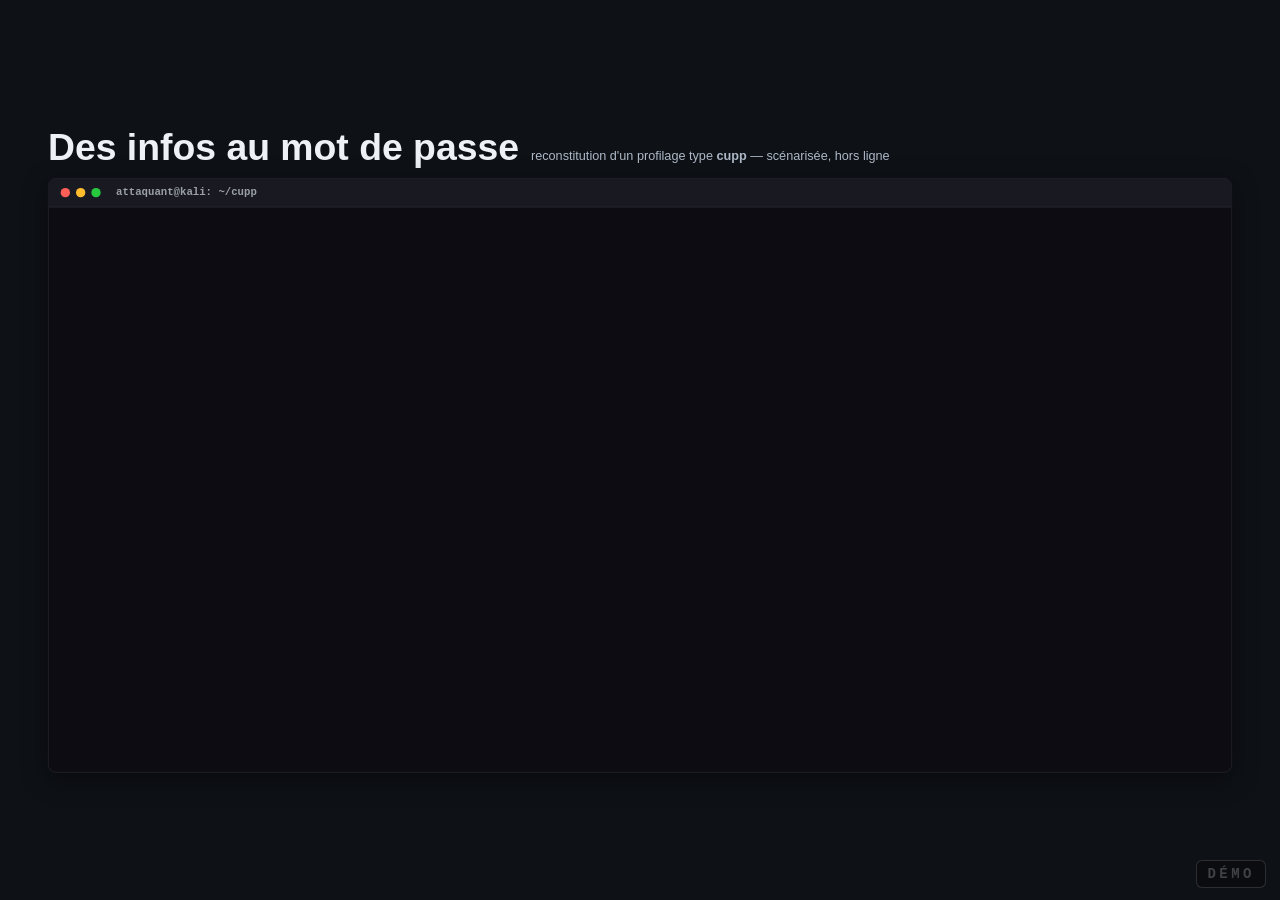
<file: 2-motdepasse.html>
<!-- Démo « Sarah » · © 2026 Lucas Petit (PTIT'Lu) · 100% FICTIF · NE CAPTURE AUCUNE DONNÉE -->
<!-- Reconstitution VISUELLE d'un outil type "cupp". 100% SCÉNARISÉ :
     - les "réponses" tapées sont une animation machine à écrire de chaînes FIGÉES (aucune saisie lue) ;
     - le DÉFILEMENT est un effet visuel : un petit POOL FIGÉ qui boucle, ~25 lignes à l'écran au plus ;
     - le total "9473" est cosmétique (animation d'entier) ;
     - AUCUN dictionnaire n'est réellement généré, combiné, ni enregistré. Aucun fichier écrit. -->
<!DOCTYPE html>
<html lang="fr">
<head>
<meta charset="utf-8">
<meta name="viewport" content="width=device-width, initial-scale=1">
<title>2 — Des infos au mot de passe</title>
<link rel="stylesheet" href="style-commun.css">
<style>
  .wrap2 { flex:1; display:flex; flex-direction:column; min-height:0; gap:16px; }
  .wrap2 .top { display:flex; align-items:baseline; gap:18px; }
  .wrap2 h1 { font-size:var(--fs-h1); }
  .wrap2 .sub { color:var(--ink-soft); font-size:var(--fs-small); }

  .term { position:relative; flex:1; min-height:0; background:#0c0c12; border:1px solid #2a2a35; border-radius:12px;
          display:flex; flex-direction:column; overflow:hidden; box-shadow:var(--shadow); }
  .term-bar { display:flex; align-items:center; gap:9px; padding:13px 18px; background:#191922; border-bottom:1px solid #2a2a35; }
  .term-bar .dot { width:14px; height:14px; border-radius:50%; }
  .dot.r{background:#ff5f56}.dot.y{background:#ffbd2e}.dot.g{background:#27c93f}
  .term-bar .ttl { margin-left:14px; color:#9aa0a6; font:600 16px/1 var(--sys-mono); }

  .term-body { flex:1; min-height:0; overflow:hidden; padding:20px 26px;
               font-family:var(--sys-mono); font-size:22px; line-height:1.5; color:#d6d6e0; }
  .entry { white-space:pre-wrap; }
  .pr-user{color:#5be36b}.cmd{color:#eaeaf0}.ok{color:#56d364}.dim{color:#7d8590}
  .q{color:#79c0ff}.ans{color:#ffd166}.banner{color:#c4b5fd}
  .word{color:#c9c9d6}.hot{color:#c4b5fd;font-weight:700}
  .fnote{color:#c4b5fd;font-weight:700}
  .cursor{display:inline-block;width:11px;height:22px;background:#5be36b;vertical-align:-4px;margin-left:2px;animation:blink 1s steps(1) infinite}
  @keyframes blink{50%{opacity:0}}

  /* défilement du dictionnaire */
  .genstatus { font-size:24px; }
  .genstatus .n { color:#c4b5fd; font-weight:800; }

  /* verdict : grand panneau à droite, PAR-DESSUS le terminal (lisible en projection) */
  .verdict { position:absolute; top:0; right:0; bottom:0; width:46%;
             background:rgba(8,8,14,.94); border-left:4px solid var(--crumb);
             display:flex; align-items:center; padding:0 52px; box-shadow:-24px 0 48px rgba(0,0,0,.5);
             opacity:0; transform:translateX(24px); transition:opacity .5s, transform .5s; pointer-events:none; }
  .verdict.on { opacity:1; transform:none; }
  .verdict .v1 { font-size:46px; font-weight:800; line-height:1.15; margin-bottom:26px; color:#fff; }
  .verdict .v1 b { color:var(--crumb); }
  .verdict .v2 { font-size:30px; color:#d6d6e0; line-height:1.45; }
  .verdict .v2 b { color:var(--crumb); }
</style>
</head>
<body>
<div class="stage">
  <div class="wrap2">
    <div class="top">
      <h1>Des infos au mot de passe</h1>
      <span class="sub">reconstitution d'un profilage type <b>cupp</b> — scénarisée, hors ligne</span>
    </div>

    <div class="term">
      <div class="term-bar">
        <span class="dot r"></span><span class="dot y"></span><span class="dot g"></span>
        <span class="ttl">attaquant@kali: ~/cupp</span>
      </div>
      <div class="term-body" id="term"></div>
      <div class="verdict" id="verdict">
        <div>
          <div class="v1">On n'a rien « piraté »<br>— on a <b>profilé</b>.</div>
          <div class="v2">Le mot de passe de Sarah est<br><b>probablement dans ce fichier</b>.</div>
        </div>
      </div>
    </div>
  </div>
</div>

<script src="config.js"></script>
<script src="regie.js"></script>
<script>
/* Démo « Sarah » · © 2026 Lucas Petit (PTIT'Lu) · 100% FICTIF · NE CAPTURE AUCUNE DONNÉE */
const TIMINGS = { typeMs: 55, streamMs: 28, genDurMs: 4800, target: 9473 };

const BANNER =
" ___________ \n" +
"    cupp.py!                 # Common\n" +
"       \\                     # User\n" +
"        \\   ,__,             # Passwords\n" +
"         \\  (oo)____         # Profiler\n" +
"            (__)    )\\ \n" +
"               ||--|| *      [ reconstitution pédagogique — FICTIF ]\n";

/* POOL FIGÉ (~50 entrées) propre au personnage fictif. Sert au DÉFILEMENT (bouclé).
   Rien n'est généré ni stocké : ~25 lignes au plus existent à l'écran, puis sont retirées. */
const POOL = [
  "Nala2009","nala13","Sarah2009","sarah2009!","Nala2009!","HandNala","HBCValence","hbcvalence26",
  "Sarah14mars","14032009","Nala14","SarahM2009","nala_valence","Sarah_hb","Valence2009","HandSarah",
  "nala2009nala","sarahm2009","Sarah!2009","Nala2009#","handball2009","SarahValence","Nala2009HBC",
  "nalanala","Sarah09","mars2009","Nala2009!!","sarah_m2009","Nala-2009","HBCVnala09","Nala2009*",
  "sarah2009#","Valence26","nala2009!","Sarah_2009","HBC2009","handNala09","nala.2009","Sarah14",
  "Nala09!","valence2009!","sarahhb","2009nala","NalaHBC","Sarah!14","handballV","Nala2009$","sarah09!",
  "Valence_09","NalaSarah","hbc_valence"
];

const SCRIPT = [
  { intro:true },
  { q:"> First Name:",  a:"Sarah" },
  { q:"> Surname:",     a:"M" },
  { q:"> Nickname:",    a:"sarahm" },
  { q:"> Birthdate (DDMMYYYY):", a:"14032009" },
  { q:"> Pet's name:",  a:"Nala" },
  { q:"> Company name:", a:"HBCValence" },
  { q:"> Do you want to add some keywords about the victim? Y/[N]:", a:"Y",
    extra:'\n<span class="q">> Please enter the words, separated by comma.</span> <span class="ans">handball,valence,nala</span>' },
  { q:"> Do you want to add special chars at the end of words? Y/[N]:", a:"Y" },
  { q:"> Add some random numbers at the end of words? Y/[N]:", a:"Y" },
  { q:"> Leet mode? (i.e. leet = 1337) Y/[N]:", a:"N" },
  { gen:true }
];
const TOTAL = SCRIPT.length;

const term = document.getElementById("term");
let timers = [], rafId = null;
function clearTimers(){ timers.forEach(clearTimeout); timers = []; if (rafId){ cancelAnimationFrame(rafId); rafId = null; } }
function scrollBottom(){ term.scrollTop = term.scrollHeight; }

function introHTML(){
  return '<div class="entry">'
    + '<span class="pr-user">┌──(attaquant㉺kali)-[~]</span>\n'
    + '<span class="pr-user">└─$</span> <span class="cmd">python3 cupp.py -i</span>\n\n'
    + '<span class="banner">' + BANNER + '</span>\n'
    + '<span class="ok">[+] Insert the information about the victim to make a dictionary</span>\n'
    + '<span class="dim">[+] If you don\'t know all the info, just hit enter when asked! ;)</span>\n</div>';
}
function qaHTML(e){
  return '<div class="entry"><span class="q">' + e.q + '</span> <span class="ans">' + (e.a||"") + '</span>' + (e.extra||"") + '</div>';
}
/* rend les entrées 0..n-1 (intro + questions) */
function renderUpTo(n){
  var html = "";
  for (var i = 0; i < n; i++){ var e = SCRIPT[i]; html += e.intro ? introHTML() : (e.gen ? "" : qaHTML(e)); }
  term.innerHTML = html;
}

function typeInto(el, text, done){
  el.textContent = ""; var i = 0;
  (function tick(){ el.textContent = text.slice(0,i); scrollBottom();
    if (i < text.length){ i++; timers.push(setTimeout(tick, TIMINGS.typeMs)); } else if (done) done(); })();
}

function easeOut(p){ return 1 - Math.pow(1 - p, 2); }

/* DÉFILEMENT : flux de mots (pool figé bouclé) + compteur qui grimpe, puis on fige. */
function runGeneration(){
  term.insertAdjacentHTML("beforeend", '<div class="entry"><span class="ok">[+] Génération du dictionnaire à partir du profil…</span></div>');
  var stream = document.createElement("div"); stream.className = "entry"; term.appendChild(stream);
  var status = document.createElement("div"); status.className = "entry genstatus"; term.appendChild(status);

  function addLine(){
    var w = POOL[Math.floor(Math.random() * POOL.length)];
    var d = document.createElement("div");
    d.className = /^nala2009$/i.test(w) ? "hot" : "word";
    d.textContent = w;
    stream.appendChild(d);
    while (stream.childNodes.length > 24) stream.removeChild(stream.firstChild);  // cap : rien n'est stocké
    scrollBottom();
    timers.push(setTimeout(addLine, TIMINGS.streamMs));
  }
  addLine();

  var t0 = performance.now();
  (function tick(now){
    var p = Math.min(1, (now - t0) / TIMINGS.genDurMs);
    var c = Math.round(easeOut(p) * TIMINGS.target);
    status.innerHTML = '<span class="dim">génération…</span> <span class="n">' + c.toLocaleString("fr-FR") + '</span> <span class="dim">mots</span>';
    if (p < 1){ rafId = requestAnimationFrame(tick); }
    else { finishGeneration(stream, status); }
  })(performance.now());
}
function finishGeneration(stream, status){
  clearTimers();
  status.innerHTML = '<span class="ok">[+] Dictionnaire enregistré : <b>sarah.txt</b> — <b>9 473 mots.</b></span>';
  term.insertAdjacentHTML("beforeend",
    '<div class="entry">\n<span class="ok">[+] Prêt à tester sur son compte. 😏</span>\n'
    + '<span class="fnote"># → le mot de passe de Sarah est probablement là-dedans.</span>\n</div>');
  scrollBottom();
  document.getElementById("verdict").classList.add("on");
}
/* état figé de la génération (pour recul / saut, sans animation) */
function renderGenerationStatic(){
  var sample = POOL.slice(0, 20).map(function(w){ return '<span class="' + (/^nala2009$/i.test(w)?"hot":"word") + '">' + w + '</span>'; }).join("\n");
  term.insertAdjacentHTML("beforeend",
    '<div class="entry"><span class="ok">[+] Génération du dictionnaire à partir du profil…</span>\n' + sample
    + '\n<span class="dim">… (9 473 mots)</span>\n'
    + '<span class="ok">[+] Dictionnaire enregistré : <b>sarah.txt</b> — <b>9 473 mots.</b></span>\n'
    + '<span class="fnote"># → le mot de passe de Sarah est probablement là-dedans.</span>\n</div>');
  scrollBottom();
}

Regie.init({
  total: TOTAL,
  name: "cupp",
  onStep: function(cur, prev){
    clearTimers();
    var e = SCRIPT[cur - 1];
    var forward = (cur === prev + 1);
    document.getElementById("verdict").classList.remove("on");

    if (cur === 0){ term.innerHTML = ""; scrollBottom(); return; }

    // question tapée (machine à écrire) en avançant
    if (forward && e && e.q && e.a){
      renderUpTo(cur - 1);
      var node = document.createElement("div"); node.className = "entry";
      node.innerHTML = '<span class="q">' + e.q + '</span> <span class="ans" id="typing"></span><span class="cursor"></span>';
      term.appendChild(node); scrollBottom();
      typeInto(document.getElementById("typing"), e.a, function(){
        if (e.extra){ var ex = document.createElement("span"); ex.innerHTML = e.extra; node.insertBefore(ex, node.querySelector(".cursor")); scrollBottom(); }
      });
      return;
    }

    // étape de génération (défilement)
    if (e && e.gen){
      renderUpTo(cur - 1);
      if (forward) runGeneration();
      else { renderGenerationStatic(); document.getElementById("verdict").classList.add("on"); }
      return;
    }

    // autres cas : rendu figé
    renderUpTo(cur);
    scrollBottom();
  }
});
</script>
</body>
</html>
</file>
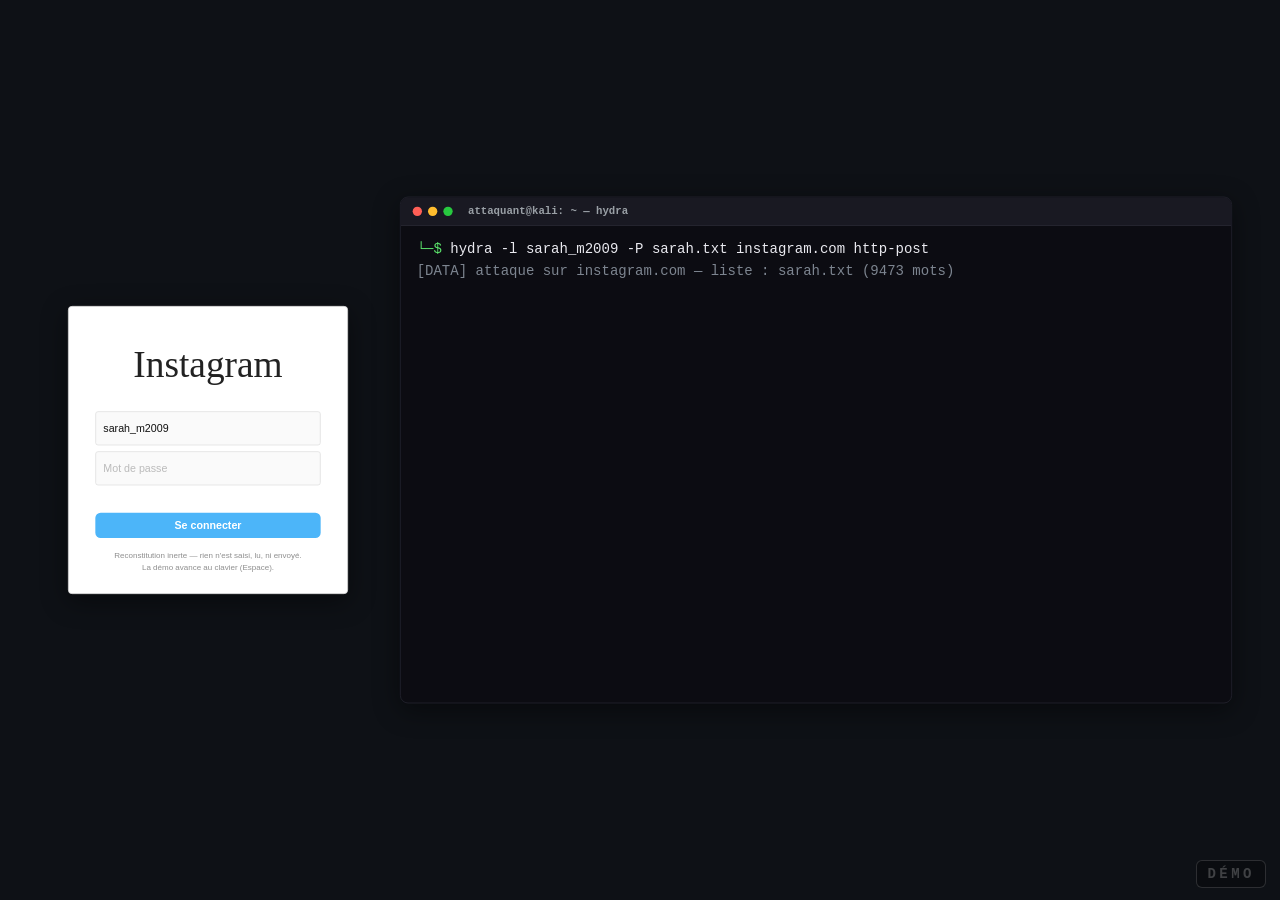
<file: 3-connexion.html>
<!-- Démo « Sarah » · © 2026 Lucas Petit (PTIT'Lu) · 100% FICTIF · NE CAPTURE AUCUNE DONNÉE -->
<!-- Page de login INERTE : AUCUN <input> mot de passe, rien n'est saisi, lu, stocké ni envoyé.
     Les "essais" sont un tableau ORDONNÉ FIGÉ, affichés/animés. Aucune authentification réelle.
     Le "✓ ACCÈS AUTORISÉ" est déclenché par une TOUCHE de l'opérateur, pas par une vérification. -->
<!DOCTYPE html>
<html lang="fr">
<head>
<meta charset="utf-8">
<meta name="viewport" content="width=device-width, initial-scale=1">
<title>3 — Connexion (reconstitution inerte)</title>
<link rel="stylesheet" href="style-commun.css">
<style>
  .login-stage { flex:1; min-height:0; display:grid; grid-template-columns:480px 1fr; gap:48px; align-items:center; }

  .login-card { width:420px; justify-self:center; background:#fff; color:#111; border:1px solid #dbdbdb; border-radius:6px;
    padding:46px 40px 30px; display:flex; flex-direction:column; align-items:center; box-shadow:var(--shadow); }
  .wordmark { font-family:"Snell Roundhand","Brush Script MT","Segoe Script",cursive; font-size:56px; margin-bottom:30px; color:#222; }
  .fld { width:100%; background:#fafafa; border:1px solid #dbdbdb; border-radius:4px; padding:13px 11px; font-size:16px; margin-bottom:9px; color:#111; }
  .pw-field { width:100%; min-height:46px; background:#fafafa; border:1px solid #dbdbdb; border-radius:4px;
    padding:13px 11px; margin-bottom:9px; display:flex; align-items:center; letter-spacing:4px; color:#333; font-size:20px; }
  .pw-field.bad { border-color:#e5484d; background:#fff0f0; animation:shake .35s; }
  .pw-field.good { border-color:#2ec27e; background:#f0fff6; }
  .pw-ph { color:#bbb; letter-spacing:normal; font-size:16px; }
  @keyframes shake { 0%,100%{transform:translateX(0)} 20%{transform:translateX(-8px)} 40%{transform:translateX(8px)} 60%{transform:translateX(-5px)} 80%{transform:translateX(5px)} }
  .pw-msg { width:100%; min-height:20px; font-size:13px; margin:-2px 0 8px; }
  .pw-msg.bad { color:#e5484d; } .pw-msg.good { color:#1a9d63; }
  .btn-login { width:100%; background:#4cb5f9; color:#fff; border:none; border-radius:8px; padding:10px; font-size:16px; font-weight:600; margin-top:6px; cursor:default; }
  .inert-note { font-size:12px; color:#8e8e8e; margin-top:18px; text-align:center; }

  /* Terminal hydra */
  .term { background:#0c0c12; border:1px solid #2a2a35; border-radius:12px; display:flex; flex-direction:column;
          overflow:hidden; box-shadow:var(--shadow); height:760px; align-self:center; }
  .term-bar { display:flex; align-items:center; gap:9px; padding:13px 18px; background:#191922; border-bottom:1px solid #2a2a35; }
  .term-bar .dot{width:14px;height:14px;border-radius:50%}.dot.r{background:#ff5f56}.dot.y{background:#ffbd2e}.dot.g{background:#27c93f}
  .term-bar .ttl{margin-left:14px;color:#9aa0a6;font:600 16px/1 var(--sys-mono)}
  .term-body{flex:1;min-height:0;overflow:hidden;padding:20px 24px;font-family:var(--sys-mono);font-size:21px;line-height:1.5;color:#d6d6e0}
  .ln{white-space:pre-wrap}
  .pr-user{color:#5be36b}.cmd{color:#eaeaf0}.dim{color:#7d8590}.att{color:#c9c9d6}.fail{color:#e5484d}.succ{color:#56d364;font-weight:700}.pwc{color:#ffd166}
  .cursor{display:inline-block;width:11px;height:21px;background:#5be36b;vertical-align:-4px;margin-left:2px;animation:blink 1s steps(1) infinite}
  @keyframes blink{50%{opacity:0}}

  .speed-badge{position:fixed;top:14px;right:16px;z-index:9000;font:600 13px/1 var(--sys-mono);color:var(--ink-soft);
    background:rgba(0,0,0,.4);border:1px solid var(--line);border-radius:6px;padding:7px 10px;opacity:0;transition:opacity .3s}
  .speed-badge.on{opacity:1}

  #granted{position:fixed;inset:0;z-index:8500;background:var(--ok-deep);display:none;align-items:center;justify-content:center;flex-direction:column;gap:20px}
  #granted.on{display:flex;animation:pop .4s ease}
  @keyframes pop{from{opacity:0;transform:scale(.96)}to{opacity:1;transform:none}}
  #granted .check{font-size:150px;line-height:1}
  #granted .txt{font-size:var(--fs-hero);font-weight:800;letter-spacing:.04em}
  #granted .sub{font-size:var(--fs-body);opacity:.9}
</style>
</head>
<body>
<div class="stage">
  <div class="login-stage">
    <!-- Carte de connexion : AUCUN input mot de passe, rien n'est lu -->
    <div class="login-card" role="img" aria-label="Reconstitution d'un écran de connexion (inerte)">
      <div class="wordmark">Instagram</div>
      <div class="fld">sarah_m2009</div>
      <div class="pw-field" id="pwField"><span class="pw-ph">Mot de passe</span></div>
      <div class="pw-msg" id="pwMsg"></div>
      <button class="btn-login" type="button" tabindex="-1">Se connecter</button>
      <div class="inert-note">Reconstitution inerte — rien n'est saisi, lu, ni envoyé.<br>La démo avance au clavier (Espace).</div>
    </div>

    <!-- Terminal d'attaque (hydra) -->
    <div class="term">
      <div class="term-bar"><span class="dot r"></span><span class="dot y"></span><span class="dot g"></span><span class="ttl">attaquant@kali: ~ — hydra</span></div>
      <div class="term-body" id="term"></div>
    </div>
  </div>
</div>

<div class="speed-badge" id="speedBadge"></div>

<div id="granted">
  <div class="check">✓</div>
  <div class="txt">ACCÈS AUTORISÉ</div>
  <div class="sub">(déclenché par l'opérateur — aucune vérification réelle)</div>
</div>

<script src="config.js"></script>
<script src="regie.js"></script>
<script>
/* Démo « Sarah » · © 2026 Lucas Petit (PTIT'Lu) · 100% FICTIF · NE CAPTURE AUCUNE DONNÉE */
/* Aucun champ mot de passe n'existe : impossible de capturer quoi que ce soit. */
const TIMINGS = { typeMs: 70, autoMs: 850, autoMin:200, autoMax:2000 };

/* Tableau ORDONNÉ FIGÉ. Aucune comparaison, aucune authentification réelle. */
const ATTEMPTS = [
  { pw:"nala13",       ok:false },
  { pw:"Sarah07",      ok:false },
  { pw:"HBCvalence",   ok:false },
  { pw:"sarah2009!",   ok:false },
  { pw:"handball2009", ok:false },
  { pw:"Valence2009",  ok:false },
  { pw:"Nala2009",     ok:true  }
];
const TOTAL = ATTEMPTS.length + 1;   // dernier temps = overlay

const term = document.getElementById("term");
const pwField = document.getElementById("pwField");
const pwMsg = document.getElementById("pwMsg");
let timers = [];
function clearTimers(){ timers.forEach(clearTimeout); timers = []; }
function scrollBottom(){ term.scrollTop = term.scrollHeight; }

function cmdHTML(){
  return '<div class="ln"><span class="pr-user">└─$</span> <span class="cmd">hydra -l sarah_m2009 -P sarah.txt instagram.com http-post</span></div>'
    + '<div class="ln"><span class="dim">[DATA] attaque sur instagram.com — liste : sarah.txt (9473 mots)</span></div>';
}
function attemptLine(a){
  if (a.ok) return '<div class="ln"><span class="succ">[SUCCESS]</span> login: <span class="pwc">sarah_m2009</span>  password: <span class="pwc">' + a.pw + '</span>  ✓</div>';
  return '<div class="ln"><span class="att">[ATTEMPT]</span> l:"sarah_m2009" p:"<span class="pwc">' + a.pw + '</span>" <span class="fail">✗ incorrect</span></div>';
}

/* rendu statique du terminal jusqu'à l'essai idx (inclus) */
function renderTerm(uptoAttempts){
  var html = cmdHTML();
  for (var i = 0; i < uptoAttempts; i++) html += attemptLine(ATTEMPTS[i]);
  term.innerHTML = html;
  scrollBottom();
}
/* champ mdp : affiche n points (état figé) */
function showDots(n, state){
  pwField.className = "pw-field" + (state ? " " + state : "");
  pwField.textContent = n > 0 ? "●".repeat(n) : "";
  if (n === 0) pwField.innerHTML = '<span class="pw-ph">Mot de passe</span>';
}
function typeDots(len, done){
  var i = 0;
  pwField.className = "pw-field"; pwField.textContent = "";
  (function tick(){
    pwField.textContent = "●".repeat(i);
    if (i < len){ i++; timers.push(setTimeout(tick, TIMINGS.typeMs)); }
    else if (done) done();
  })();
}

/* --- mode auto --- */
let autoTimer = null;
function autoRunning(){ return autoTimer !== null; }
function stopAuto(){ if (autoTimer){ clearInterval(autoTimer); autoTimer = null; } showSpeed(); }
function startAuto(){ stopAuto(); autoTimer = setInterval(function(){ if (Regie.current >= TOTAL){ stopAuto(); return; } Regie.forward(); }, TIMINGS.autoMs); showSpeed(); }
function showSpeed(){ var b=document.getElementById("speedBadge"); b.textContent = autoRunning() ? ("auto "+TIMINGS.autoMs+" ms  (+/- · A stop)") : "manuel  (A : auto)"; b.classList.add("on"); clearTimeout(showSpeed._t); showSpeed._t=setTimeout(function(){b.classList.remove("on")},1600); }

Regie.init({
  total: TOTAL,
  name: "connexion",
  onStep: function(cur, prev){
    clearTimers();
    document.getElementById("granted").classList.toggle("on", cur >= TOTAL);

    if (cur === 0){ renderTerm(0); showDots(0); pwMsg.textContent=""; pwMsg.className="pw-msg"; return; }
    if (cur >= TOTAL){ return; }  // overlay seulement

    var a = ATTEMPTS[cur - 1];          // essai courant (cur 1..7)
    var forward = (cur === prev + 1);

    if (forward){
      renderTerm(cur - 1);              // essais précédents
      pwMsg.textContent = ""; pwMsg.className = "pw-msg";
      typeDots(a.pw.length, function(){
        // résultat après la frappe
        term.insertAdjacentHTML("beforeend", attemptLine(a));
        scrollBottom();
        if (a.ok){ pwField.className = "pw-field good"; pwMsg.textContent = "✓ Connexion réussie"; pwMsg.className = "pw-msg good"; }
        else { pwField.className = "pw-field bad"; pwMsg.textContent = "Mot de passe incorrect"; pwMsg.className = "pw-msg bad"; }
      });
    } else {
      renderTerm(cur);                  // état figé jusqu'à l'essai courant
      showDots(a.pw.length, a.ok ? "good" : "bad");
      pwMsg.textContent = a.ok ? "✓ Connexion réussie" : "Mot de passe incorrect";
      pwMsg.className = "pw-msg " + (a.ok ? "good" : "bad");
    }
  },
  onKey: function(e){
    if (e.key==="a"||e.key==="A"){ autoRunning()?stopAuto():startAuto(); }
    else if (e.key==="+"||e.key==="="){ TIMINGS.autoMs=Math.max(TIMINGS.autoMin,TIMINGS.autoMs-100); autoRunning()?startAuto():showSpeed(); }
    else if (e.key==="-"||e.key==="_"){ TIMINGS.autoMs=Math.min(TIMINGS.autoMax,TIMINGS.autoMs+100); autoRunning()?startAuto():showSpeed(); }
  }
});
document.addEventListener("keydown", function(e){ if ((e.key==="r"||e.key==="R"||e.key==="ArrowLeft") && autoRunning()) stopAuto(); });
</script>
</body>
</html>
</file>
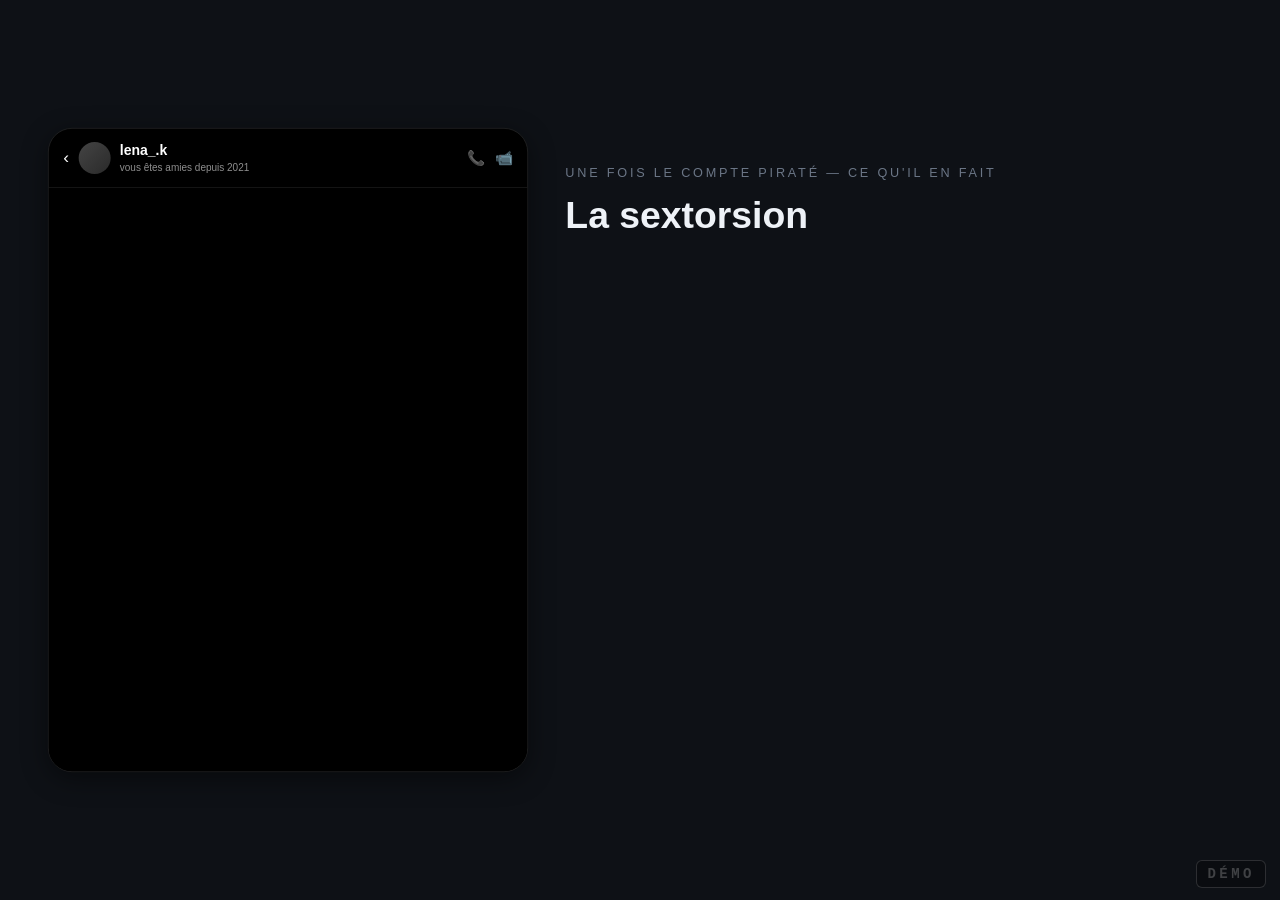
<file: 5-compte.html>
<!-- Démo « Sarah » · © 2026 Lucas Petit (PTIT'Lu) · 100% FICTIF · NE CAPTURE AUCUNE DONNÉE -->
<!-- Reconstitution d'une messagerie privée. Aucune image montrée : média "[photo privée]" masqué.
     But pédagogique : montrer qu'une photo partagée il y a longtemps « reste » et ressurgit. -->
<!DOCTYPE html>
<html lang="fr">
<head>
<meta charset="utf-8">
<meta name="viewport" content="width=device-width, initial-scale=1">
<title>5 — Sextorsion</title>
<link rel="stylesheet" href="style-commun.css">
<style>
  .sext { flex:1; min-height:0; display:grid; grid-template-columns:720px 1fr; gap:56px; align-items:center; }

  /* Téléphone — messagerie façon Instagram (sombre) */
  .phone { position:relative; height:966px; background:#000; border:1px solid #2a2a2a; border-radius:36px; overflow:hidden;
           display:flex; flex-direction:column; box-shadow:var(--shadow); }
  .dm-head { display:flex; align-items:center; gap:14px; padding:18px 22px; border-bottom:1px solid #1f1f1f; }
  .dm-head .back { color:#fff; font-size:26px; }
  .dm-head .av { width:48px; height:48px; border-radius:50%; background:linear-gradient(135deg,#444,#2a2a2a); flex:none; }
  .dm-head .who { flex:1; font-weight:600; font-size:21px; color:#fff; }
  .dm-head .who small { display:block; color:#8e8e8e; font-weight:400; font-size:15px; }
  .dm-head .ico { color:#fff; font-size:22px; }

  .dm-body { flex:1; min-height:0; overflow:hidden; padding:16px 18px; display:flex; flex-direction:column; gap:7px; background:#000; }
  .daysep { text-align:center; color:#8e8e8e; font-size:15px; font-weight:600; letter-spacing:.02em; margin:16px 0 10px; }
  .daysep.now { color:#e5484d; }
  .daysep.hot { color:#c4b5fd; }

  /* masquage générique des éléments révélés (séparateurs de date, etc.) */
  .reveal-el { opacity:0; transition:opacity .4s ease, transform .4s ease; }
  .reveal-el.on { opacity:1; }

  .row { display:flex; gap:10px; align-items:flex-end; opacity:0; transform:translateY(8px); transition:opacity .35s, transform .35s; }
  .row.on { opacity:1; transform:none; }
  .row.me { justify-content:flex-end; }
  .row .av-sm { width:30px; height:30px; border-radius:50%; background:#333; flex:none; }
  .msg { max-width:74%; padding:13px 18px; border-radius:24px; font-size:23px; line-height:1.35; }
  .msg.them { background:#262626; color:#fff; border-bottom-left-radius:7px; }
  .msg.me   { background:#3797f0; color:#fff; border-bottom-right-radius:7px; }
  .msg.threat { background:#3a1f23; color:#ffd7d8; border:1px solid #7a3b40; }

  .tag-inconnu { align-self:flex-start; font-size:14px; color:#e5484d; font-weight:700; margin:6px 0 -2px 40px; opacity:0; transition:opacity .35s; }
  .tag-inconnu.on { opacity:1; }

  .photo-msg { width:230px; height:290px; border-radius:20px; overflow:hidden; position:relative;
    background:repeating-linear-gradient(45deg,#1a1a1a 0 16px,#141414 16px 32px); border:1px solid #2a2a2a;
    display:flex; flex-direction:column; align-items:center; justify-content:center; gap:10px; color:#8e8e8e; font-size:17px; }
  .photo-msg .lock { font-size:40px; opacity:.8; }

  .persist { background:rgba(196,181,253,.12); border:1px solid var(--accent); border-radius:14px;
             padding:14px 18px; font-size:20px; color:#fff; line-height:1.4;
             opacity:0; transform:translateY(8px); transition:opacity .4s, transform .4s; }
  .persist.on { opacity:1; transform:none; }
  .persist b { color:var(--accent-2); }

  /* --- LOUPE : zoom sur la date (temps 1) --- */
  .spotlight { position:absolute; inset:0; background:rgba(0,0,0,.6); opacity:0; transition:opacity .4s; z-index:4; pointer-events:none; }
  .spotlight.on { opacity:1; }
  .loupe-wrap { position:absolute; top:84px; left:50%; transform:translateX(-50%) scale(.6); transform-origin:center top;
                z-index:5; display:flex; flex-direction:column; align-items:center; opacity:0;
                transition:opacity .45s cubic-bezier(.2,.8,.3,1.4), transform .45s cubic-bezier(.2,.8,.3,1.4); pointer-events:none; }
  .loupe-wrap.on { opacity:1; transform:translateX(-50%) scale(1); }
  .loupe { position:relative; width:256px; height:256px; border-radius:50%; border:11px solid #c4b5fd;
    background:radial-gradient(circle at 34% 28%, rgba(255,255,255,.22), rgba(10,8,18,.9));
    box-shadow:0 0 0 5px rgba(0,0,0,.55), 0 26px 64px rgba(0,0,0,.65), inset 0 0 44px rgba(196,181,253,.3);
    display:flex; flex-direction:column; align-items:center; justify-content:center; gap:4px; }
  .loupe .zlabel { font-size:17px; color:#c4b5fd; letter-spacing:.08em; text-transform:uppercase; }
  .loupe .zdate { font-size:50px; font-weight:800; color:#fff; text-align:center; line-height:1.05; text-shadow:0 2px 12px rgba(0,0,0,.9); }
  .loupe-handle { position:absolute; bottom:-26px; right:-30px; width:28px; height:96px; border-radius:16px;
    background:linear-gradient(#c4b5fd,#7c5cff); transform:rotate(-45deg); transform-origin:top center; box-shadow:0 10px 24px rgba(0,0,0,.6); }
  .loupe-callout { margin-top:22px; background:#c4b5fd; color:#2e1065; font-weight:800; font-size:24px;
    padding:12px 24px; border-radius:999px; box-shadow:0 12px 34px rgba(0,0,0,.45); }
  .loupe-callout b { color:#4c1d95; }

  /* Narrateur */
  .narr { display:flex; flex-direction:column; gap:20px; max-width:900px; }
  .narr .kicker { margin:0; } .narr h1 { font-size:var(--fs-h1); }
  .block { background:var(--panel); border:1px solid var(--line); border-radius:14px; padding:24px 28px;
           opacity:0; transform:translateY(12px); transition:opacity .5s, transform .5s; }
  .block.on { opacity:1; transform:none; }
  .block h2 { font-size:var(--fs-h2); margin-bottom:12px; }
  .block p { font-size:var(--fs-body); color:var(--ink-soft); }
  .levers { display:flex; flex-direction:column; gap:13px; }
  .lever { display:flex; gap:14px; align-items:baseline; font-size:var(--fs-body); }
  .lever .n { color:var(--accent-2); font-weight:800; font-family:var(--sys-mono); }
  .lever .tag { color:var(--ink-dim); font-size:var(--fs-small); }
  .anti { border-left:6px solid var(--ok); }
  .anti p { color:var(--ink); font-weight:600; font-size:var(--fs-h2); }
</style>
</head>
<body>
<div class="stage">
  <div class="sext">
    <div class="phone">
      <div class="dm-head">
        <span class="back">‹</span>
        <div class="av"></div>
        <div class="who">lena_.k <small>vous êtes amies depuis 2021</small></div>
        <span class="ico">📞</span><span class="ico">📹</span>
      </div>
      <div class="dm-body" id="body">

        <div class="daysep hot reveal-el" data-step="1">12 mars 2023</div>

        <div class="row them reveal-el" data-step="2"><div class="av-sm"></div><div class="msg them">coucou 🥰 alors hier soir ?</div></div>
        <div class="row me reveal-el" data-step="2"><div class="msg me">trop bien 🥰 je te raconte</div></div>
        <div class="row me reveal-el" data-step="2"><div class="msg me">rien que pour toi 🙈</div></div>

        <div class="row me reveal-el" data-step="3"><div class="photo-msg"><span class="lock">🔒</span>[photo privée]</div></div>
        <div class="row me reveal-el" data-step="3"><div class="msg me">tu supprimes après hein 🙏</div></div>
        <div class="row them reveal-el" data-step="3"><div class="av-sm"></div><div class="msg them">promis juré 😘</div></div>

        <div class="persist reveal-el" data-step="4">
          🌐 3 ans plus tard, la photo est <b>toujours là</b> : dans la conversation, les sauvegardes,
          le téléphone de Lena. Personne ne l'a « vraiment » supprimée.
        </div>

        <div class="daysep now reveal-el" data-step="5">AUJOURD'HUI · depuis le compte piraté de Sarah</div>
        <div class="tag-inconnu reveal-el" data-step="5">⚠ inconnu</div>
        <div class="row them reveal-el" data-step="5"><div class="av-sm"></div><div class="msg threat">je suis dans ton compte. je l'ai retrouvée 😏</div></div>
        <div class="row them reveal-el" data-step="6"><div class="av-sm"></div><div class="msg threat">100€ ou je la publie à tous tes abonnés 😈</div></div>
        <div class="row them reveal-el" data-step="7"><div class="av-sm"></div><div class="msg threat">t'as 2h. et surtout pas un mot à tes parents.</div></div>
      </div>

      <!-- Loupe sur la date (temps 1 uniquement) -->
      <div class="spotlight" id="spotlight"></div>
      <div class="loupe-wrap" id="loupe">
        <div class="loupe">
          <div class="loupe-handle"></div>
          <div class="zlabel">envoyé le</div>
          <div class="zdate">12 mars<br>2023</div>
        </div>
        <div class="loupe-callout">🕰️ une discussion d'<b>il y a 3 ans</b></div>
      </div>
    </div>

    <div class="narr">
      <div class="kicker">Une fois le compte piraté — ce qu'il en fait</div>
      <h1>La sextorsion</h1>

      <div class="block" data-step="8">
        <h2>Pourquoi c'est possible ?</h2>
        <p>Une photo partagée en confiance, qu'on croyait supprimée (« tu supprimes après »), <b>reste</b>
           des années. L'attaquant la retrouve dans le compte et s'en sert comme d'une arme.
           <b>Sur Internet, rien ne s'efface vraiment.</b></p>
      </div>

      <div class="block" data-step="9">
        <h2>Trois ressorts — ils sont dans les messages</h2>
        <div class="levers">
          <div class="lever"><span class="n">1</span><span><b>Le levier</b> — une vieille image retrouvée. <span class="tag">« je l'ai retrouvée »</span></span></div>
          <div class="lever"><span class="n">2</span><span><b>Le silence</b> — la honte, le secret. <span class="tag">« pas un mot à tes parents »</span></span></div>
          <div class="lever"><span class="n">3</span><span><b>La rapidité</b> — court-circuiter la réflexion. <span class="tag">« t'as 2h »</span></span></div>
        </div>
      </div>

      <div class="block anti" data-step="9">
        <p>La victime n'a <b>jamais rien provoqué</b>. On en parle, on ne paie pas, on garde les preuves.</p>
      </div>
    </div>
  </div>
</div>

<script src="config.js"></script>
<script src="regie.js"></script>
<script>
/* Démo « Sarah » · © 2026 Lucas Petit (PTIT'Lu) · 100% FICTIF · NE CAPTURE AUCUNE DONNÉE */
const TIMINGS = {};
const body = document.getElementById("body");
Regie.init({
  total: 9,
  name: "sextorsion",
  onStep: function(cur){
    document.querySelectorAll(".reveal-el[data-step], .tag-inconnu[data-step]").forEach(function(el){
      el.classList.toggle("on", parseInt(el.dataset.step,10) <= cur);
    });
    document.querySelectorAll(".block[data-step]").forEach(function(b){
      b.classList.toggle("on", parseInt(b.dataset.step,10) <= cur);
    });
    // loupe + spotlight : uniquement au temps 1 (zoom sur la date)
    document.getElementById("loupe").classList.toggle("on", cur === 1);
    document.getElementById("spotlight").classList.toggle("on", cur === 1);
    // suivre la descente dans la conversation (pas pendant la loupe)
    if (cur >= 2) {
      var curEls = document.querySelectorAll('.reveal-el[data-step="' + cur + '"]');
      if (curEls.length) setTimeout(function(){ curEls[curEls.length-1].scrollIntoView({block:"nearest"}); }, 120);
    } else { body.scrollTop = 0; }
  }
});
</script>
</body>
</html>
</file>
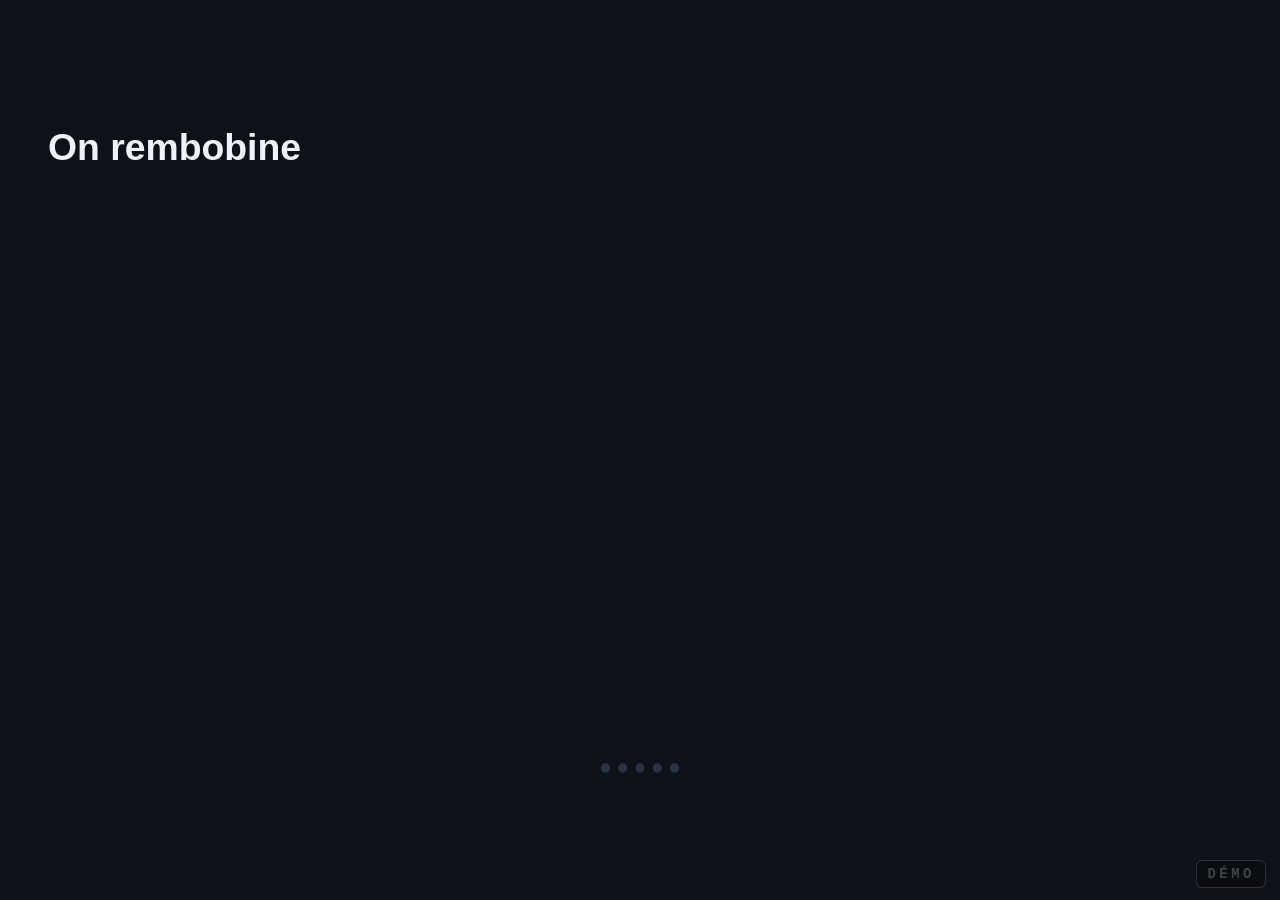
<file: 6-reverse.html>
<!-- Démo « Sarah » · © 2026 Lucas Petit (PTIT'Lu) · 100% FICTIF · NE CAPTURE AUCUNE DONNÉE -->
<!DOCTYPE html>
<html lang="fr">
<head>
<meta charset="utf-8">
<meta name="viewport" content="width=device-width, initial-scale=1">
<title>6 — On rembobine</title>
<link rel="stylesheet" href="style-commun.css">
<style>
  .reverse { flex:1; min-height:0; display:flex; flex-direction:column; }
  .rv-head { display:flex; align-items:baseline; gap:20px; margin-bottom:14px; }
  .rv-head h1 { font-size:var(--fs-h1); }
  .rv-head .count { font:700 24px/1 var(--sys-mono); color:var(--ink-dim); }

  .deck { position:relative; flex:1; min-height:0; }
  .rcard { position:absolute; inset:0; display:flex; flex-direction:column; gap:20px;
           opacity:0; transform:translateY(18px); transition:opacity .4s, transform .4s; pointer-events:none; }
  .rcard.on { opacity:1; transform:none; pointer-events:auto; }

  .rtitle { display:flex; align-items:center; gap:18px; }
  .rtitle .num { width:54px; height:54px; border-radius:50%; background:var(--accent); color:#fff; flex:none;
                 display:flex; align-items:center; justify-content:center; font-size:28px; font-weight:800; }
  .rtitle .txt { font-size:38px; font-weight:800; }
  .rtitle .rw { display:block; font-size:19px; font-weight:600; color:var(--ink-dim); text-transform:uppercase; letter-spacing:.1em; }

  .rvisual { flex:1; min-height:0; display:flex; align-items:center; justify-content:center; gap:44px; }
  .rfix { font-size:28px; color:var(--ok); font-weight:700; display:flex; align-items:center; gap:14px; }
  .rfix::before { content:"✓"; width:40px; height:40px; border-radius:50%; background:var(--ok); color:#06130c;
                  display:flex; align-items:center; justify-content:center; font-size:26px; flex:none; }

  /* --- mini profil Instagram (privé) --- */
  .mini-ig { width:640px; background:#fff; color:#111; border-radius:14px; padding:30px 34px; box-shadow:var(--shadow); }
  .mini-ig .hd { display:flex; align-items:center; gap:24px; }
  .mini-ig .av { width:92px; height:92px; border-radius:50%; background:linear-gradient(135deg,#ddd,#bbb); flex:none; }
  .mini-ig .u { font-size:26px; } .mini-ig .u b { font-weight:600; }
  .mini-ig .locktag { color:#555; font-size:18px; margin-top:4px; }
  .mini-ig .stats { display:flex; gap:30px; margin-top:16px; font-size:19px; color:#111; }
  .mini-ig .stats b { font-weight:700; }
  .mini-ig .private { margin-top:22px; border-top:1px solid #dbdbdb; padding-top:26px; text-align:center; }
  .mini-ig .private .big { font-size:46px; } .mini-ig .private .t { font-weight:700; font-size:22px; margin-top:8px; }
  .mini-ig .private .s { color:#777; font-size:18px; margin-top:6px; }

  .osint-x { width:320px; background:var(--panel); border:1px solid var(--line); border-radius:14px; padding:24px; }
  .osint-x h3 { font-size:18px; color:var(--ink-dim); text-transform:uppercase; letter-spacing:.1em; margin-bottom:16px; }
  .osint-x .remain { font-size:18px; color:var(--ink-soft); text-align:center; }
  .osint-x .remain b { display:block; color:var(--crumb); font-size:26px; margin-top:4px; }
  .osint-x .gone { list-style:none; margin:18px 0 10px; display:flex; flex-direction:column; gap:9px; }
  .osint-x .gone li { font-size:18px; color:var(--ink-dim); display:flex; align-items:center; gap:9px; }
  .osint-x .gone li::before { content:"✕"; color:var(--danger); font-weight:800; }
  .osint-x .gone li span { text-decoration:line-through; }
  .osint-x .lessnote { text-align:center; color:var(--ok); font-weight:700; font-size:20px; }

  /* --- mini terminal --- */
  .mini-term { width:1040px; background:#0c0c12; border:1px solid #2a2a35; border-radius:12px; overflow:hidden; box-shadow:var(--shadow); }
  .mt-bar { display:flex; align-items:center; gap:8px; padding:11px 16px; background:#191922; border-bottom:1px solid #2a2a35; }
  .mt-bar .d{width:12px;height:12px;border-radius:50%}.d.r{background:#ff5f56}.d.y{background:#ffbd2e}.d.g{background:#27c93f}
  .mt-bar .tt{margin-left:12px;color:#9aa0a6;font:600 15px/1 var(--sys-mono)}
  .mt-body { padding:22px 26px; font-family:var(--sys-mono); font-size:23px; line-height:1.55; color:#d6d6e0; }
  .mt-body .ok{color:#56d364}.mt-body .dim{color:#7d8590}.mt-body .fail{color:#e5484d}.mt-body .pw{color:#ffd166}
  .mt-body .bar { height:16px; border-radius:999px; background:#000; border:1px solid #2a2a35; overflow:hidden; margin:10px 0; }
  .mt-body .bar > i { display:block; height:100%; width:100%; background:#56d364; }

  /* --- bannière ACCÈS REFUSÉ (carte 3) --- */
  .refuse { margin-top:14px; background:#3a1013; border:2px solid #e5484d; border-radius:14px; padding:18px 22px;
            display:flex; align-items:center; gap:18px; }
  .refuse .x { font-size:48px; color:#e5484d; } .refuse .rt { font-size:34px; font-weight:800; color:#ff6b6e; letter-spacing:.04em; }
  .refuse .rs { font-size:18px; color:#ffb3b5; }

  /* --- mini DM --- */
  .mini-dm { width:620px; background:#000; border:1px solid #2a2a2a; border-radius:26px; overflow:hidden; box-shadow:var(--shadow); }
  .mini-dm .hd { padding:16px 20px; border-bottom:1px solid #1f1f1f; color:#fff; font-weight:600; font-size:20px; }
  .mini-dm .bd { padding:20px; display:flex; flex-direction:column; gap:12px; }
  .mini-dm .b { max-width:80%; padding:13px 18px; border-radius:22px; font-size:21px; color:#fff; }
  .mini-dm .b.them { align-self:flex-start; background:#262626; }
  .mini-dm .b.me { align-self:flex-end; background:#3797f0; }
  .mini-dm .link { align-self:flex-start; width:78%; border:1px solid #333; border-radius:16px; overflow:hidden; position:relative; opacity:.5; }
  .mini-dm .link .th { height:90px; background:repeating-linear-gradient(45deg,#1a1a1a 0 14px,#141414 14px 28px); display:flex; align-items:center; justify-content:center; font-size:34px; }
  .mini-dm .link .lk { padding:10px 14px; color:#8e8e8e; font-size:16px; }
  .mini-dm .shield { align-self:flex-start; margin-top:4px; background:rgba(86,211,100,.14); border:1px solid #2ec27e;
                     color:#8ff0b5; border-radius:12px; padding:12px 16px; font-size:20px; font-weight:600; }

  /* réplique finale */
  .final-quote { position:absolute; inset:0; display:none; flex-direction:column; align-items:center; justify-content:center; gap:26px; text-align:center; padding:0 120px; }
  .final-quote.on { display:flex; animation:fqin .5s ease; }
  @keyframes fqin { from{opacity:0} to{opacity:1} }
  .final-quote .q { font-size:var(--fs-h1); font-weight:800; line-height:1.25; }
  .final-quote .q .g { color:var(--ok); } .final-quote .q .r { color:var(--danger); }
  .final-quote .by { font-size:var(--fs-body); color:var(--ink-dim); }

  .dots { display:flex; gap:12px; justify-content:center; margin-top:16px; }
  .dot { width:14px; height:14px; border-radius:50%; background:var(--line); transition:background .3s, transform .3s; }
  .dot.on { background:var(--accent-2); transform:scale(1.15); }
  .dot.done { background:var(--ok); }
</style>
</head>
<body>
<div class="stage">
  <div class="reverse">
    <div class="rv-head"><h1>On rembobine</h1><span class="count" id="count"></span></div>

    <div class="deck" id="deck">

      <!-- Carte 1 : compte privé -->
      <div class="rcard" data-step="1">
        <div class="rtitle"><span class="num">1</span><span class="txt"><span class="rw">On rembobine — l'OSINT</span>Le compte devient privé</span></div>
        <div class="rvisual">
          <div class="mini-ig">
            <div class="hd">
              <div class="av"></div>
              <div><div class="u"><b>sarah_m2009</b> 🔒</div><div class="locktag">Compte privé</div>
                <div class="stats"><span><b>34</b> publications</span><span><b>412</b> abonnés</span></div></div>
            </div>
            <div class="private"><div class="big">🔒</div><div class="t">Ce compte est privé.</div>
              <div class="s">Abonne-toi pour voir ses photos et vidéos.</div></div>
          </div>
          <div class="osint-x">
            <h3>📋 Infos récoltées</h3>
            <div class="remain">encore visible dans le pseudo :<b>Sarah · M · 2009</b></div>
            <ul class="gone">
              <li><span>club &amp; ville</span></li>
              <li><span>le chien</span></li>
              <li><span>créneaux d'entraînement</span></li>
              <li><span>localisation &amp; absences</span></li>
            </ul>
            <div class="lessnote">↓ beaucoup moins qu'avant</div>
          </div>
        </div>
        <div class="rfix">Compte privé + ne pas publier « seule chez mamie » en direct.</div>
      </div>

      <!-- Carte 2 : mot de passe long -->
      <div class="rcard" data-step="2">
        <div class="rtitle"><span class="num">2</span><span class="txt"><span class="rw">On rembobine — le mot de passe</span>Une phrase longue qui ne raconte rien</span></div>
        <div class="rvisual">
          <div class="mini-term">
            <div class="mt-bar"><span class="d r"></span><span class="d y"></span><span class="d g"></span><span class="tt">attaquant@kali: ~ — hydra</span></div>
            <div class="mt-body">
              <div>nouveau mot de passe : <span class="pw">3cureuil-Vélo-Tempête</span> <span class="dim">(4 mots, 21 caractères)</span></div>
              <div class="bar"><i></i></div>
              <div><span class="dim">[STATUS]</span> 9473 / 9473 essais testés</div>
              <div><span class="fail">[ÉCHEC]</span> 0 mot de passe valide — <span class="fail">absent de toutes les listes</span></div>
            </div>
          </div>
        </div>
        <div class="rfix">Une phrase longue, sans lien avec sa vie : introuvable par devinette.</div>
      </div>

      <!-- Carte 3 : 2FA (image forte) -->
      <div class="rcard" data-step="3">
        <div class="rtitle"><span class="num">3</span><span class="txt"><span class="rw">On rembobine — « et là ça passe »</span>La double authentification (2FA)</span></div>
        <div class="rvisual">
          <div class="mini-term">
            <div class="mt-bar"><span class="d r"></span><span class="d y"></span><span class="d g"></span><span class="tt">attaquant@kali: ~ — connexion</span></div>
            <div class="mt-body">
              <div><span class="dim">[.]</span> identifiant + mot de passe <span class="ok">✓</span></div>
              <div><span class="dim">[2FA]</span> Instagram envoie un code à 6 chiffres sur le téléphone de Sarah</div>
              <div><span class="dim">[.]</span> code : <span class="fail">_ _ _ _ _ _</span> <span class="dim">(l'attaquant ne l'a pas)</span></div>
              <div class="refuse"><span class="x">✗</span><div><div class="rt">ACCÈS REFUSÉ</div><div class="rs">code de vérification requis</div></div></div>
            </div>
          </div>
        </div>
        <div class="rfix">Même écran qu'avant. Un détail change. <b>Ça ne marche plus.</b></div>
      </div>

      <!-- Carte 4 : on n'installe rien -->
      <div class="rcard" data-step="4">
        <div class="rtitle"><span class="num">4</span><span class="txt"><span class="rw">On rembobine — le faux jeu en MP</span>On n'installe rien reçu en privé</span></div>
        <div class="rvisual">
          <div class="mini-dm">
            <div class="hd">lucas_hb_31</div>
            <div class="bd">
              <div class="b them">tiens essaie ce jeu 👾 c'est trop addictif</div>
              <div class="link"><div class="th">👾</div><div class="lk">suresuperjeu-exemple.fictif/SuperGoal.apk</div></div>
              <div class="shield">🛡️ Lien reçu en privé → on n'ouvre pas, on n'installe pas.</div>
            </div>
          </div>
        </div>
        <div class="rfix">Aucun lien, aucune appli reçus en message privé. Dans le doute : on n'ouvre pas.</div>
      </div>

      <!-- Carte 5 : j'en parle -->
      <div class="rcard" data-step="5">
        <div class="rtitle"><span class="num">5</span><span class="txt"><span class="rw">On rembobine — le chantage</span>En parler tôt à un adulte</span></div>
        <div class="rvisual">
          <div class="mini-dm">
            <div class="hd">⚠ inconnu</div>
            <div class="bd">
              <div class="b them">100€ ou je publie tout. pas un mot à tes parents 😈</div>
              <div class="b me">je bloque. je garde les preuves. j'en parle à un adulte (119).</div>
              <div class="shield">🛡️ Le réflexe « j'en parle » casse le levier du chantage.</div>
            </div>
          </div>
        </div>
        <div class="rfix">On ne paie pas, on ne reste pas seul·e : on en parle tôt à un adulte.</div>
      </div>

      <!-- Réplique finale -->
      <div class="final-quote" data-step="6">
        <div class="q">« Compte privé + mot de passe long + <span class="g">2FA</span><br>→ <span class="r">j'abandonne</span> et je passe au suivant. »</div>
        <div class="by">— l'attaquant, beau joueur</div>
      </div>
    </div>

    <div class="dots" id="dots"></div>
  </div>
</div>

<script src="config.js"></script>
<script src="regie.js"></script>
<script>
/* Démo « Sarah » · © 2026 Lucas Petit (PTIT'Lu) · 100% FICTIF · NE CAPTURE AUCUNE DONNÉE */
const TIMINGS = {};
const TOTAL = 6;
const dots = document.getElementById("dots");
for (let i = 1; i <= 5; i++) { const d = document.createElement("div"); d.className = "dot"; dots.appendChild(d); }

Regie.init({
  total: TOTAL,
  name: "rembobine",
  onStep: function(cur){
    document.querySelectorAll(".rcard[data-step]").forEach(function(c){
      c.classList.toggle("on", parseInt(c.dataset.step,10) === cur && cur <= 5);
    });
    document.querySelector('.final-quote[data-step="6"]').classList.toggle("on", cur >= 6);
    document.getElementById("count").textContent = cur === 0 ? "" : (cur <= 5 ? (cur + " / 5") : "bilan");
    document.querySelectorAll("#dots .dot").forEach(function(d,i){
      const n = i + 1;
      d.classList.toggle("on", n === cur && cur <= 5);
      d.classList.toggle("done", n < cur || cur > 5);
    });
  }
});
</script>
</body>
</html>
</file>
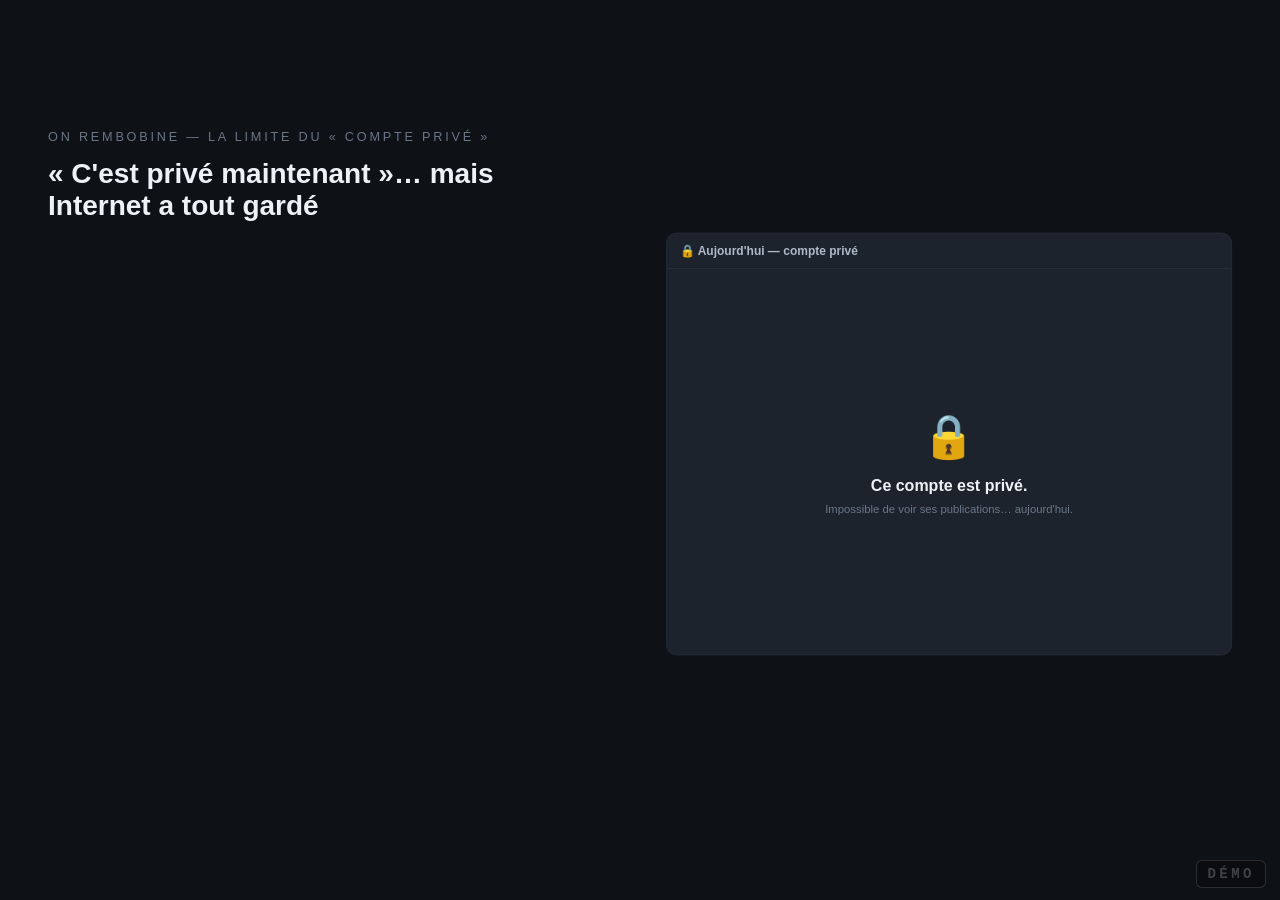
<file: 6b-archive.html>
<!-- Démo « Sarah » · © 2026 Lucas Petit (PTIT'Lu) · 100% FICTIF · NE CAPTURE AUCUNE DONNÉE -->
<!-- Reconstitution de la Wayback Machine (archive.org). Interface imitée, données FICTIVES,
     aucune vraie requête réseau : on illustre qu'une page publique reste archivée dans le temps. -->
<!DOCTYPE html>
<html lang="fr">
<head>
<meta charset="utf-8">
<meta name="viewport" content="width=device-width, initial-scale=1">
<title>6b — Internet n'oublie pas</title>
<link rel="stylesheet" href="style-commun.css">
<style>
  .arch { flex:1; min-height:0; display:flex; flex-direction:column; gap:18px; }
  .arch h1 { font-size:42px; line-height:1.12; max-width:34ch; }
  .arch .cols { flex:1; min-height:0; display:grid; grid-template-columns:1.05fr 1fr; gap:36px; align-items:stretch; }

  /* --- Wayback Machine --- */
  .wb { background:#12161c; border:1px solid #2a333f; border-radius:16px; overflow:hidden; display:flex; flex-direction:column;
        opacity:0; transform:translateY(14px); transition:opacity .5s, transform .5s; }
  .wb.on { opacity:1; transform:none; }
  .wb-top { background:#0b0e13; border-bottom:1px solid #2a333f; padding:16px 22px; display:flex; align-items:center; gap:16px; }
  .wb-logo { display:flex; flex-direction:column; line-height:1.05; } .wb-logo .a { font-size:14px; color:#9fb3c8; letter-spacing:.12em; } .wb-logo .b { font-size:23px; font-weight:800; color:#fff; }
  .wb-url { flex:1; background:#1b222b; border:1px solid #2a333f; border-radius:8px; padding:12px 16px; font-family:var(--sys-mono); font-size:19px; color:#cfe0f0; }
  .wb-body { padding:26px; display:flex; flex-direction:column; gap:26px; flex:1; justify-content:center; }
  .wb-saved { font-size:23px; color:var(--ink); text-align:center; } .wb-saved b { color:#4bb3fd; }

  /* timeline de captures */
  .tl { position:relative; margin:10px 20px 40px; }
  .tl .line { height:4px; background:#2a3a4a; border-radius:2px; }
  .tl .years { display:flex; justify-content:space-between; margin-top:14px; font-size:16px; color:#9fb3c8; }
  .tl .snap { position:absolute; top:-9px; width:22px; height:22px; margin-left:-11px; border-radius:50%;
              background:#2a6a9e; border:2px solid #12161c; cursor:pointer; }
  .tl .snap.pick { background:#4bb3fd; box-shadow:0 0 0 6px rgba(75,179,253,.25); }
  .tl .snap .tag { position:absolute; bottom:28px; left:50%; transform:translateX(-50%); white-space:nowrap;
                   font-size:15px; color:#cfe0f0; background:#1b222b; border:1px solid #2a333f; border-radius:6px; padding:3px 9px; opacity:0; transition:opacity .3s; }
  .tl .snap.pick .tag { opacity:1; }
  /* pointeur + onde de clic */
  .tl .ptr { position:absolute; top:4px; margin-left:-3px; z-index:5; pointer-events:none; opacity:0; transition:left .45s cubic-bezier(.4,.1,.2,1), opacity .3s; filter:drop-shadow(0 2px 4px rgba(0,0,0,.6)); }
  .tl .ptr.on { opacity:1; }
  .tl .rip { position:absolute; top:0; margin-left:-13px; width:26px; height:26px; border-radius:50%; border:3px solid #4bb3fd; opacity:0; pointer-events:none; }
  .tl .rip.go { animation:rip .55s ease-out; }
  @keyframes rip { 0%{opacity:.9;transform:scale(.4)} 100%{opacity:0;transform:scale(2.6)} }

  /* --- Mini profil (change selon la capture) --- */
  .snapview { background:var(--panel); border:1px solid var(--line); border-radius:16px; overflow:hidden; display:flex; flex-direction:column; }
  .sv-tab { padding:13px 20px; font-size:18px; font-weight:700; border-bottom:1px solid var(--line); }
  .sv-tab.today { color:var(--ink-soft); } .sv-tab.pub { color:#4bb3fd; }
  .mp { flex:1; min-height:0; padding:22px; display:flex; flex-direction:column; }
  .mp-head { display:flex; align-items:center; gap:18px; margin-bottom:16px; }
  .mp-av { width:72px; height:72px; border-radius:50%; background:linear-gradient(135deg,#444,#2a2a2a); flex:none; }
  .mp-u { font-size:22px; } .mp-u b { font-weight:600; }
  .mp-stats { font-size:17px; color:var(--ink-soft); margin-top:4px; }
  .mp-grid { flex:1; min-height:0; display:grid; grid-template-columns:repeat(3,1fr); gap:6px; align-content:start; }
  .mp-grid .ph { width:100%; aspect-ratio:1/1; }
  .mp-grid .ph img { width:100%; height:100%; object-fit:cover; display:block; border-radius:3px; }
  .mp-grid .ph img.failed { display:none; }
  .mp-private { flex:1; display:flex; flex-direction:column; align-items:center; justify-content:center; text-align:center; }
  .mp-private .big { font-size:64px; } .mp-private .t { font-size:24px; font-weight:700; margin-top:10px; } .mp-private .s { font-size:17px; color:var(--ink-dim); margin-top:6px; }

  .teach { background:var(--panel); border:1px solid var(--line); border-left:6px solid #4bb3fd; border-radius:14px; padding:16px 24px; font-size:23px; line-height:1.4;
           opacity:0; transform:translateY(10px); transition:opacity .5s, transform .5s; } .teach.on { opacity:1; transform:none; } .teach b { color:#4bb3fd; }
  .concl { font-size:29px; font-weight:800; opacity:0; transform:translateY(10px); transition:opacity .5s, transform .5s; } .concl.on { opacity:1; transform:none; } .concl b { color:var(--crumb); }
</style>
</head>
<body>
<div class="stage">
  <div class="arch">
    <div>
      <div class="kicker">On rembobine — la limite du « compte privé »</div>
      <h1>« C'est privé maintenant »… mais Internet a tout gardé</h1>
    </div>

    <div class="cols">
      <!-- Wayback Machine -->
      <div class="wb" id="wb">
        <div class="wb-top">
          <div class="wb-logo"><span class="a">INTERNET ARCHIVE</span><span class="b">WayBack Machine</span></div>
          <div class="wb-url">https://instagram.com/sarah_m2009</div>
        </div>
        <div class="wb-body">
          <div class="wb-saved">📸 Page <b>enregistrée 7 fois</b> entre mars 2024 et janvier 2025</div>
          <div class="tl" id="tl">
            <div class="line"></div>
            <!-- snaps positionnés en % -->
            <div class="snap" style="left:8%"></div>
            <div class="snap" id="snapOld" style="left:24%"><span class="tag">3 mars 2024</span></div>
            <div class="snap" style="left:42%"></div>
            <div class="snap" style="left:58%"></div>
            <div class="snap" style="left:74%"></div>
            <div class="snap" id="snapNew" style="left:90%"><span class="tag">2 janvier 2025</span></div>
            <div class="rip" id="rip"></div>
            <svg class="ptr" id="ptr" width="30" height="30" viewBox="0 0 24 24"><path d="M4 2 L4 20 L8.5 15.5 L11.5 22 L14.5 20.8 L11.5 14.3 L18 14.3 Z" fill="#fff" stroke="#111" stroke-width="1.3" stroke-linejoin="round"/></svg>
            <div class="years"><span>2024</span><span>2025</span></div>
          </div>
        </div>
      </div>

      <!-- Mini profil (état selon capture) -->
      <div class="snapview">
        <div class="sv-tab today" id="svtab">🔒 Aujourd'hui — compte privé</div>
        <div class="mp" id="mp">
          <div class="mp-private" id="mpPrivate"><div class="big">🔒</div><div class="t">Ce compte est privé.</div><div class="s">Impossible de voir ses publications… aujourd'hui.</div></div>
          <div id="mpPublic" style="display:none; flex:1; min-height:0; flex-direction:column;">
            <div class="mp-head"><div class="mp-av"></div><div><div class="mp-u"><b>sarah_m2009</b></div><div class="mp-stats" id="mpStats">34 publications · 412 abonnés</div></div></div>
            <div class="mp-grid" id="mpGrid"></div>
          </div>
        </div>
      </div>
    </div>

    <div class="teach" id="teach">
      Le compte est privé <b>aujourd'hui</b>. Mais on peut <b>remonter le temps</b> : chaque capture publique
      reste consultable, pour toujours. (Idem : cache des moteurs, captures faites par d'autres.)
    </div>
    <div class="concl" id="concl">→ Ce qu'on publie peut rester <b>pour toujours</b>. On réfléchit avant, et on passe en privé <b>le plus tôt possible</b>.</div>
  </div>
</div>

<script src="config.js"></script>
<script src="regie.js"></script>
<script>
/* Démo « Sarah » · © 2026 Lucas Petit (PTIT'Lu) · 100% FICTIF · NE CAPTURE AUCUNE DONNÉE */
const TIMINGS = {};
const POSTS = ["post-anniv.jpg","post-chien.jpg","post-maillot.jpg","post-rue.jpg","post-5.jpg","post-6.jpg"];

function renderGrid(list){
  var g = document.getElementById("mpGrid"); g.innerHTML = "";
  list.forEach(function(src){
    var d=document.createElement("div"); d.className="ph";
    d.innerHTML='<img src="assets/'+src+'" alt="" onerror="this.classList.add(\'failed\')">';
    g.appendChild(d);
  });
}
function setProfile(state){
  var priv=document.getElementById("mpPrivate"), pub=document.getElementById("mpPublic"), tab=document.getElementById("svtab");
  if (state==="private"){ priv.style.display="flex"; pub.style.display="none"; tab.className="sv-tab today"; tab.textContent="🔒 Aujourd'hui — compte privé"; return; }
  priv.style.display="none"; pub.style.display="flex";
  tab.className="sv-tab pub";
  if (state==="new"){ tab.textContent="🕰️ Capture du 2 janvier 2025 — compte PUBLIC"; document.getElementById("mpStats").textContent="34 publications · 412 abonnés"; renderGrid(POSTS); }
  // on remonte : les posts RÉCENTS (en haut) n'existaient pas encore → il ne reste que les plus ANCIENS (du bas)
  else { tab.textContent="🕰️ Capture du 3 mars 2024 — compte PUBLIC (plus ancien)"; document.getElementById("mpStats").textContent="9 publications · 180 abonnés"; renderGrid(POSTS.slice(3)); }
}
function clickDot(dot){
  var tl=document.getElementById("tl"), ptr=document.getElementById("ptr"), rip=document.getElementById("rip");
  document.querySelectorAll(".tl .snap").forEach(function(s){ s.classList.remove("pick"); });
  dot.classList.add("pick");
  var x = dot.offsetLeft;  // position dans la timeline
  ptr.style.left = x+"px"; ptr.classList.add("on");
  rip.style.left = x+"px"; rip.classList.remove("go"); void rip.offsetWidth; rip.classList.add("go");
}

Regie.init({
  total: 6,
  name: "archive",
  onStep: function(cur, prev){
    document.getElementById("wb").classList.toggle("on", cur >= 2);

    if (cur <= 1){ setProfile("private"); document.querySelectorAll(".tl .snap").forEach(function(s){s.classList.remove("pick");}); document.getElementById("ptr").classList.remove("on"); }
    else if (cur === 2){ setProfile("private"); }
    else if (cur === 3){ setProfile("new"); clickDot(document.getElementById("snapNew")); }
    else if (cur >= 4){ setProfile("old"); clickDot(document.getElementById("snapOld")); }

    document.getElementById("teach").classList.toggle("on", cur >= 5);
    document.getElementById("concl").classList.toggle("on", cur >= 6);
  }
});
</script>
</body>
</html>
</file>
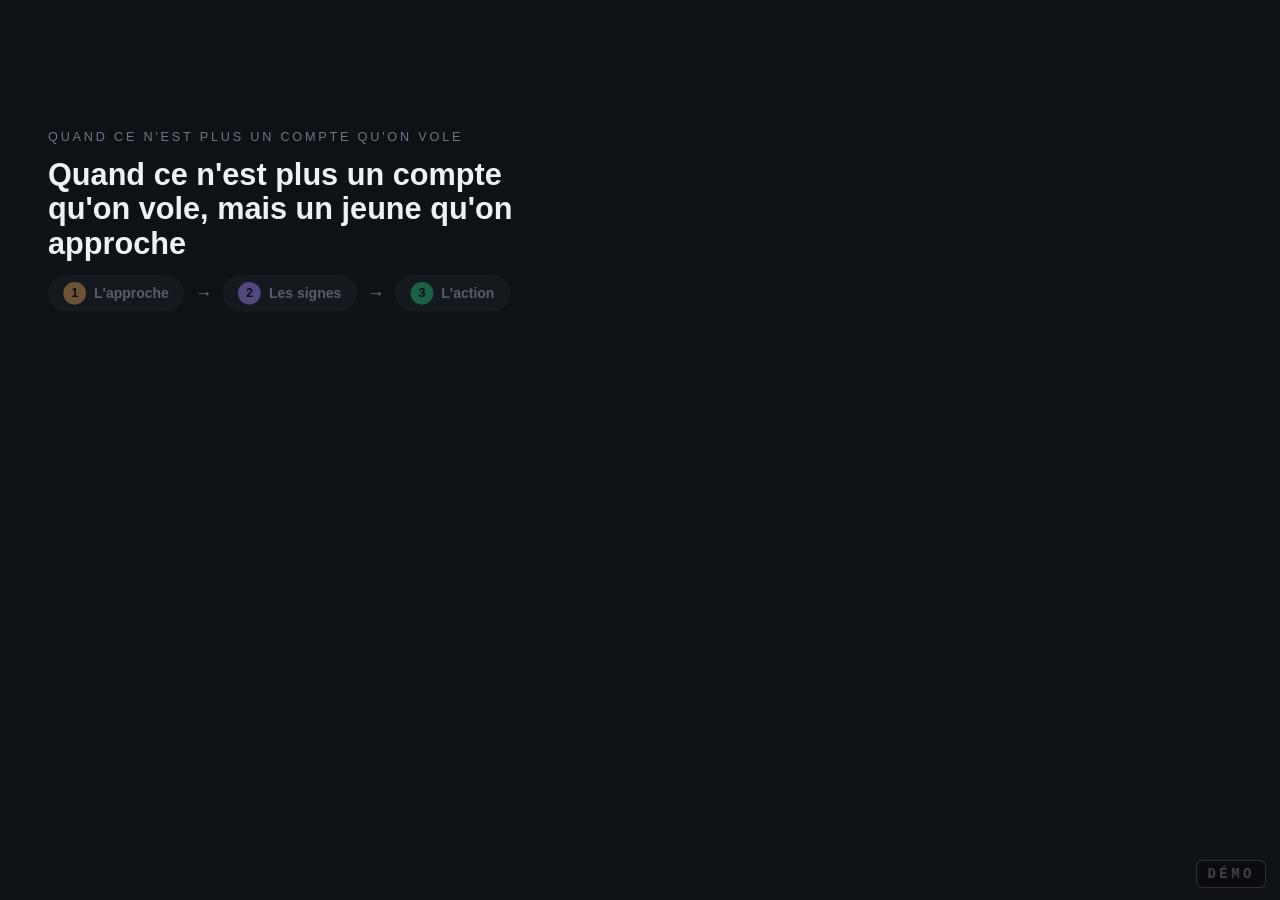
<file: 7-recrutement.html>
<!-- Démo « Sarah » · © 2026 Lucas Petit (PTIT'Lu) · 100% FICTIF · NE CAPTURE AUCUNE DONNÉE -->
<!-- Niveau SIGNAL + prévention uniquement. Aucun détail opérationnel sur "comment on recrute". -->
<!DOCTYPE html>
<html lang="fr">
<head>
<meta charset="utf-8">
<meta name="viewport" content="width=device-width, initial-scale=1">
<title>7 — Signaux d'alerte</title>
<link rel="stylesheet" href="style-commun.css">
<style>
  .recr { flex:1; min-height:0; display:flex; flex-direction:column; }
  .recr h1 { font-size:46px; max-width:30ch; line-height:1.12; margin-bottom:6px; }

  /* parcours ① → ② → ③ */
  .flow { display:flex; align-items:center; gap:16px; margin:16px 0 22px; }
  .fstep { display:flex; align-items:center; gap:12px; background:var(--panel); border:1px solid var(--line);
           border-radius:999px; padding:9px 22px; font-size:21px; font-weight:600; color:var(--ink-soft);
           opacity:.45; transition:opacity .35s, border-color .35s, color .35s; }
  .fstep.on { opacity:1; border-color:var(--c); color:#fff; }
  .fstep .n { width:34px; height:34px; border-radius:50%; background:var(--c); color:#0b0e13;
              display:flex; align-items:center; justify-content:center; font-weight:800; font-size:19px; }
  .farrow { color:var(--ink-dim); font-size:26px; }
  .fstep.s1 { --c:#e0a458; } .fstep.s2 { --c:#a78bfa; } .fstep.s3 { --c:#2ec27e; }

  .cols { flex:1; min-height:0; display:grid; grid-template-columns:repeat(3,1fr); gap:28px; }
  .scol { position:relative; background:var(--panel); border:1px solid var(--line); border-radius:16px;
          padding:30px 30px 24px; overflow:hidden; opacity:0; transform:translateY(16px);
          transition:opacity .5s, transform .5s; }
  .scol.on { opacity:1; transform:none; }
  .scol .acc { position:absolute; top:0; left:0; right:0; height:5px; background:var(--c); }
  .scol.approach { --c:#e0a458; } .scol.signs { --c:#a78bfa; } .scol.action { --c:#2ec27e; }
  .shd { display:flex; align-items:center; gap:14px; margin-bottom:20px; }
  .shd .ic { font-size:40px; }
  .shd h2 { font-size:29px; color:var(--c); }
  .scol ul { list-style:none; display:flex; flex-direction:column; gap:15px; }
  .scol li { display:flex; gap:13px; font-size:21px; color:var(--ink-soft); line-height:1.38; }
  .scol li .bi { flex:none; font-size:22px; width:28px; text-align:center; }
  .scol li b { color:var(--ink); }

  .foot { margin-top:22px; background:var(--panel-2); border:1px solid var(--line); border-left:6px solid var(--ok);
          border-radius:14px; padding:18px 28px; font-size:24px; display:flex; align-items:center; gap:20px; flex-wrap:wrap;
          opacity:0; transform:translateY(10px); transition:opacity .5s, transform .5s; }
  .foot.on { opacity:1; transform:none; }
  .foot .lead { font-weight:800; color:#fff; }
  .foot .res { color:var(--ink-soft); }
  .foot .res b { color:var(--ok); }
</style>
</head>
<body>
<div class="stage">
  <div class="recr">
    <div class="kicker">Quand ce n'est plus un compte qu'on vole</div>
    <h1>Quand ce n'est plus un compte qu'on vole, mais un jeune qu'on approche</h1>

    <div class="flow">
      <div class="fstep s1" data-step="1"><span class="n">1</span>L'approche</div>
      <span class="farrow">→</span>
      <div class="fstep s2" data-step="2"><span class="n">2</span>Les signes</div>
      <span class="farrow">→</span>
      <div class="fstep s3" data-step="3"><span class="n">3</span>L'action</div>
    </div>

    <div class="cols">
      <div class="scol approach" data-step="1">
        <div class="acc"></div>
        <div class="shd"><span class="ic">🪝</span><h2>La forme de l'approche</h2></div>
        <ul>
          <li><span class="bi">⚡</span>Gentillesse très rapide, intérêt intense dès le début.</li>
          <li><span class="bi">💬</span>Intimité installée trop vite (« toi seul·e me comprends »).</li>
          <li><span class="bi">↗️</span>« Parlons ailleurs », sur une autre appli plus discrète.</li>
          <li><span class="bi">🎁</span>Cadeaux, argent, recharges, petits services.</li>
          <li><span class="bi">🤫</span>« C'est notre secret » — mise à l'écart des adultes.</li>
        </ul>
      </div>

      <div class="scol signs" data-step="2">
        <div class="acc"></div>
        <div class="shd"><span class="ic">🔎</span><h2>Côté éducateur·rice</h2></div>
        <ul>
          <li><span class="bi">🎁</span>Objet neuf inexpliqué (téléphone, vêtements, argent).</li>
          <li><span class="bi">📱</span>Un 2ᵉ téléphone ou un 2ᵉ compte.</li>
          <li><span class="bi">🌙</span>Repli, changement d'humeur, sommeil perturbé.</li>
          <li><span class="bi">👥</span>Nouvelle « bande », souvent plus âgée.</li>
          <li><span class="bi">🔒</span>Téléphone soudain secret, retourné, en silencieux.</li>
        </ul>
      </div>

      <div class="scol action" data-step="3">
        <div class="acc"></div>
        <div class="shd"><span class="ic">🤝</span><h2>Quoi faire</h2></div>
        <ul>
          <li><span class="bi">👂</span><span><b>Ouvrir le dialogue sans juger</b> — écouter avant de réagir.</span></li>
          <li><span class="bi">🚫</span><span><b>Ne pas punir ni confisquer</b> d'emblée : cela pousse au silence.</span></li>
          <li><span class="bi">☎️</span><span>S'appuyer sur les relais : <b>119</b> et la <b>cellule ASE</b>.</span></li>
          <li><span class="bi">📝</span><span>Documenter, <b>ne pas rester seul·e</b> face à la situation.</span></li>
        </ul>
      </div>
    </div>

    <div class="foot" data-step="3">
      <span class="lead">⚠ Au moindre doute, on ne reste pas seul·e :</span>
      <span class="res"><b>119</b> enfance en danger &nbsp;·&nbsp; <b>3018</b> violences numériques &nbsp;·&nbsp; <b>cellule ASE</b></span>
    </div>
  </div>
</div>

<script src="config.js"></script>
<script src="regie.js"></script>
<script>
/* Démo « Sarah » · © 2026 Lucas Petit (PTIT'Lu) · 100% FICTIF · NE CAPTURE AUCUNE DONNÉE */
const TIMINGS = {};
Regie.init({
  total: 3,
  name: "recrutement",
  onStep: function(cur){
    document.querySelectorAll(".scol[data-step]").forEach(function(c){
      c.classList.toggle("on", parseInt(c.dataset.step,10) <= cur);
    });
    document.querySelectorAll(".fstep[data-step]").forEach(function(f){
      f.classList.toggle("on", parseInt(f.dataset.step,10) <= cur);
    });
    document.querySelector(".foot").classList.toggle("on", cur >= 3);
  }
});
</script>
</body>
</html>
</file>
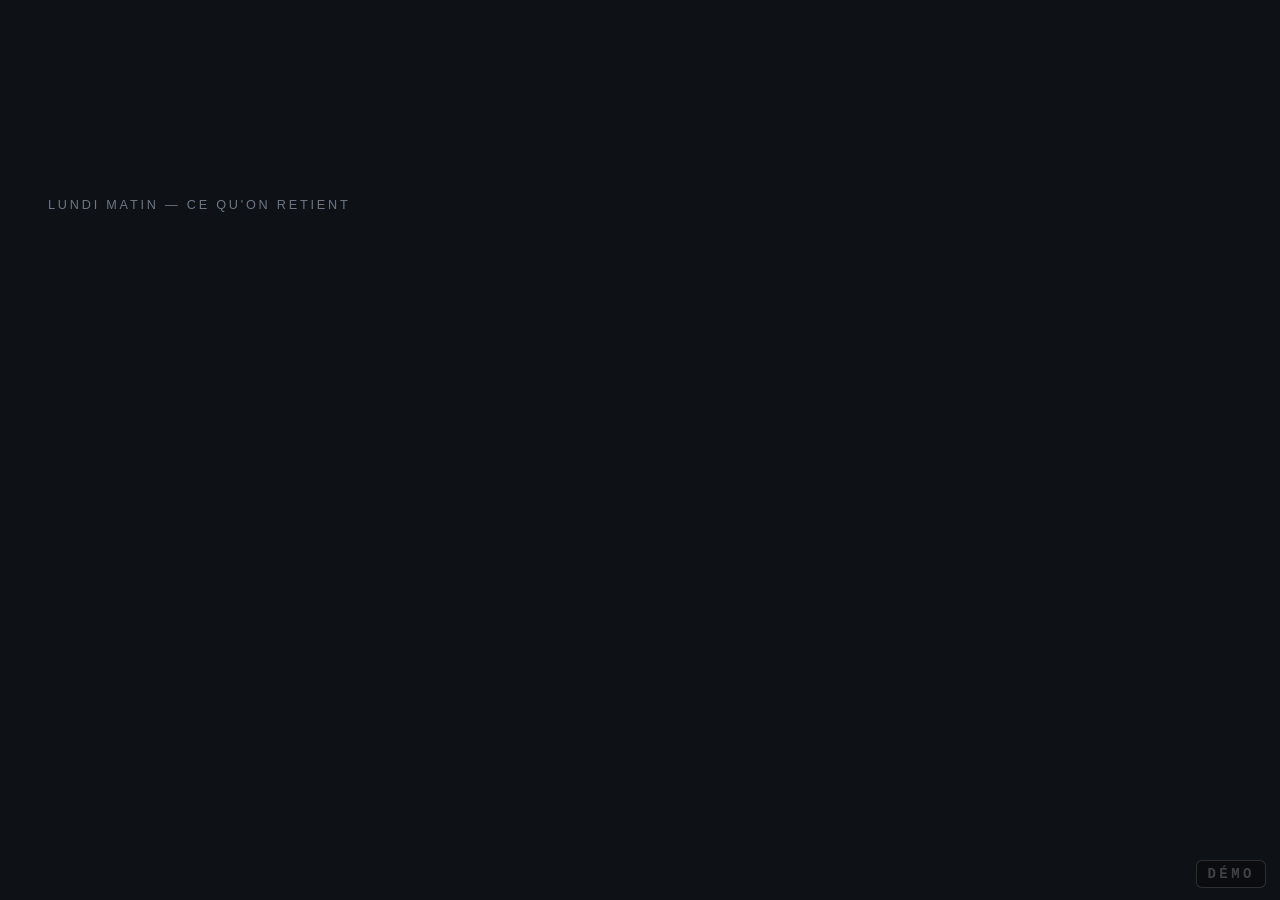
<file: 8-cloture.html>
<!-- Démo « Sarah » · © 2026 Lucas Petit (PTIT'Lu) · 100% FICTIF · NE CAPTURE AUCUNE DONNÉE -->
<!DOCTYPE html>
<html lang="fr">
<head>
<meta charset="utf-8">
<meta name="viewport" content="width=device-width, initial-scale=1">
<title>8 — Clôture</title>
<link rel="stylesheet" href="style-commun.css">
<style>
  .close { flex:1; min-height:0; display:flex; flex-direction:column; justify-content:center; gap:34px; }

  .rules { display:grid; grid-template-columns:repeat(2,1fr); gap:22px; }
  .rule { display:flex; align-items:center; gap:22px; background:var(--panel); border:1px solid var(--line);
          border-left:6px solid var(--ok); border-radius:16px; padding:24px 30px;
          opacity:0; transform:translateY(14px); transition:opacity .5s, transform .5s; }
  .rule.on { opacity:1; transform:none; }
  .rule .chk { width:48px; height:48px; border-radius:50%; background:var(--ok); color:#06130c; flex:none;
               display:flex; align-items:center; justify-content:center; font-size:28px; font-weight:800; }
  .rule .ic { font-size:40px; flex:none; }
  .rule .t { font-size:31px; font-weight:700; }

  .punch { font-size:54px; font-weight:800; line-height:1.18; max-width:24ch;
           opacity:0; transform:translateY(14px); transition:opacity .6s, transform .6s; }
  .punch.on { opacity:1; transform:none; }
  .punch .soft { display:block; font-size:36px; font-weight:400; color:var(--ink-soft); margin-top:14px; }

  .res-wrap { opacity:0; transform:translateY(14px); transition:opacity .6s, transform .6s; }
  .res-wrap.on { opacity:1; transform:none; }
  .res-wrap .kicker { margin-bottom:14px; }
  .resources { display:flex; gap:22px; flex-wrap:wrap; }
  .resource { background:var(--panel); border:1px solid var(--line); border-top:4px solid var(--accent-2);
              border-radius:16px; padding:22px 30px; min-width:280px; }
  .resource .num { font-size:50px; font-weight:800; color:var(--accent-2); line-height:1; }
  .resource .desc { font-size:21px; color:var(--ink-soft); margin-top:10px; }
  .credit { margin-top:8px; font-size:19px; color:var(--ink-dim); opacity:0; transition:opacity .6s; }
  .credit.on { opacity:1; } .credit b { color:var(--accent-2); }
</style>
</head>
<body>
<div class="stage">
  <div class="close">
    <div>
      <div class="kicker">Lundi matin — ce qu'on retient</div>
      <div class="rules">
        <div class="rule" data-step="1"><span class="chk">✓</span><span class="ic">🔒</span><span class="t">Compte privé</span></div>
        <div class="rule" data-step="2"><span class="chk">✓</span><span class="ic">🧩</span><span class="t">Un mot de passe qui ne raconte rien</span></div>
        <div class="rule" data-step="3"><span class="chk">✓</span><span class="ic">📲</span><span class="t">Double authentification (2FA) activée</span></div>
        <div class="rule" data-step="4"><span class="chk">✓</span><span class="ic">🚫</span><span class="t">On n'installe / ne clique rien reçu en privé</span></div>
      </div>
    </div>

    <div class="punch" data-step="5">
      Sarah n'existe pas.
      <span class="soft">Mais ce qu'on lui a fait, on le fait à de vrais jeunes tous les jours.</span>
    </div>

    <div class="res-wrap" data-step="6">
      <div class="kicker">Vers qui se tourner</div>
      <div class="resources">
        <div class="resource"><div class="num">119</div><div class="desc">Enfance en danger — 24h/24, 7j/7, gratuit</div></div>
        <div class="resource"><div class="num">3018</div><div class="desc">Violences numériques · Net Écoute</div></div>
        <div class="resource"><div class="num" style="font-size:38px;">e-Enfance</div><div class="desc">Association — accompagnement &amp; ressources</div></div>
      </div>
    </div>

    <div class="credit" data-step="6">Démo réalisée par <b>Lucas Petit</b> (PTIT'Lu)</div>
  </div>
</div>

<script src="config.js"></script>
<script src="regie.js"></script>
<script>
/* Démo « Sarah » · © 2026 Lucas Petit (PTIT'Lu) · 100% FICTIF · NE CAPTURE AUCUNE DONNÉE */
const TIMINGS = {};
Regie.init({
  total: 6,
  name: "cloture",
  onStep: function (cur) {
    document.querySelectorAll("[data-step]").forEach(function (el) {
      el.classList.toggle("on", parseInt(el.dataset.step, 10) <= cur);
    });
  }
});
</script>
</body>
</html>
</file>
<file: style-commun.css>
/* Démo « Sarah » · © 2026 PTIT'Lu · 100% FICTIF · NE CAPTURE AUCUNE DONNÉE */
/* =========================================================================
   style-commun.css — tokens couleurs, reset, utilitaires régie.
   Pensé pour projection 1920×1080, lisible à 8–10 m. Aucune police distante.
   ========================================================================= */

:root {
  /* Palette sobre */
  --bg:        #0e1116;
  --bg-2:      #161b22;
  --panel:     #1c232d;
  --panel-2:   #232c38;
  --ink:       #eef2f7;
  --ink-soft:  #aeb9c7;
  --ink-dim:   #6b7686;
  --line:      #2a333f;
  --accent:    #8b5cf6;   /* violet ESISAR */
  --accent-2:  #a78bfa;   /* violet clair */
  --ok:        #2ec27e;   /* vert "accès" / validation */
  --ok-deep:   #0f7b4f;
  --warn:      #e0a458;   /* ambre, jamais agressif */
  --danger:    #e5484d;   /* rouge réservé aux rares lignes clés */
  --crumb:     #c4b5fd;   /* surlignage "miette" OSINT (violet clair) */
  --shadow:    0 10px 40px rgba(0,0,0,.45);

  /* Échelle typographique projection */
  /* Tailles fixes : le canvas .stage (1920×1080) est mis à l'échelle en bloc,
     donc des px fixes se mettent à l'échelle uniformément (pas de vw ici). */
  --fs-hero:   88px;
  --fs-h1:     56px;
  --fs-h2:     38px;
  --fs-body:   26px;
  --fs-small:  19px;

  --sys-ui: -apple-system, "Segoe UI", Roboto, Helvetica, Arial, sans-serif;
  --sys-mono: "Cascadia Code", "SF Mono", "Segoe UI Mono", Consolas, "Liberation Mono", monospace;
}

* { box-sizing: border-box; margin: 0; padding: 0; }

html, body {
  height: 100%;
  background: var(--bg);
  color: var(--ink);
  font-family: var(--sys-ui);
  font-size: var(--fs-body);
  line-height: 1.45;
  overflow: hidden;              /* pas de scroll en projection */
  -webkit-font-smoothing: antialiased;
}

body { position: relative; }

/* Canvas FIXE 1920×1080, mis à l'échelle en bloc pour toujours tenir dans la
   fenêtre (projection plein écran OU double-clic dans une fenêtre plus petite).
   regie.js calcule l'échelle ; rien n'est jamais coupé en bas. */
.stage {
  position: absolute;
  top: 50%;
  left: 50%;
  width: 1920px;
  height: 1080px;
  transform: translate(-50%, -50%) scale(1);
  transform-origin: center center;
  padding: 56px 72px;
  display: flex;
  flex-direction: column;
  overflow: hidden;
}

/* ---------- Utilitaires de révélation (régie) ---------- */
.reveal {
  opacity: 0;
  transform: translateY(14px);
  transition: opacity .5s ease, transform .5s ease;
  pointer-events: none;
}
.reveal.on {
  opacity: 1;
  transform: none;
  pointer-events: auto;
}
.fade { opacity: 0; transition: opacity .5s ease; }
.fade.on { opacity: 1; }

/* ---------- Placeholders images (jamais de page cassée) ---------- */
/* Usage : <div class="ph" data-label="[photo]"><img src="assets/x.jpg" onerror="Regie.imgFail(this)"></div> */
.ph {
  position: relative;
  background:
    repeating-linear-gradient(45deg, #2a2f38 0 14px, #262b33 14px 28px);
  border: 1px solid var(--line);
  overflow: hidden;
  display: flex;
  align-items: center;
  justify-content: center;
}
.ph::after {
  content: attr(data-label);
  position: absolute;
  inset: 0;
  display: flex;
  align-items: center;
  justify-content: center;
  color: var(--ink-dim);
  font-size: var(--fs-small);
  letter-spacing: .04em;
  text-align: center;
  padding: 8px;
  z-index: 0;
}
.ph img {
  position: relative;
  z-index: 1;
  width: 100%;
  height: 100%;
  object-fit: cover;
  display: block;
}
.ph img.failed { display: none; }

/* ---------- Filigrane de sûreté "DÉMO" (masquable touche W) ---------- */
#demo-watermark {
  position: fixed;
  right: 14px;
  bottom: 12px;
  z-index: 9000;
  font: 600 14px/1 var(--sys-mono);
  letter-spacing: .25em;
  color: rgba(255,255,255,.22);
  border: 1px solid rgba(255,255,255,.14);
  padding: 6px 10px;
  border-radius: 6px;
  background: rgba(0,0,0,.25);
  user-select: none;
  pointer-events: none;
  transition: opacity .3s ease;
}
#demo-watermark.hidden { opacity: 0; }

/* ---------- Hint plein écran (touche F) ---------- */
#fs-hint {
  position: fixed;
  top: 14px;
  left: 50%;
  transform: translateX(-50%) translateY(-10px);
  z-index: 9000;
  background: var(--panel);
  color: var(--ink-soft);
  border: 1px solid var(--line);
  border-radius: 10px;
  padding: 10px 18px;
  font-size: var(--fs-small);
  box-shadow: var(--shadow);
  opacity: 0;
  pointer-events: none;
  transition: opacity .35s ease, transform .35s ease;
}
#fs-hint.on { opacity: 1; transform: translateX(-50%) translateY(0); }
#fs-hint kbd {
  font-family: var(--sys-mono);
  background: var(--bg-2);
  border: 1px solid var(--line);
  border-radius: 5px;
  padding: 1px 7px;
  color: var(--ink);
}

/* ---------- Indicateur de "temps" pour nommer les captures (touche P) ---------- */
#step-indicator {
  position: fixed;
  left: 14px;
  bottom: 12px;
  z-index: 9000;
  font: 600 15px/1 var(--sys-mono);
  color: var(--ink-soft);
  background: rgba(0,0,0,.4);
  border: 1px solid var(--line);
  border-radius: 6px;
  padding: 7px 11px;
  user-select: none;
  pointer-events: none;
  display: none;
}
#step-indicator.on { display: block; }

/* ---------- Bandeau latéral "Infos récoltées" (scènes OSINT) ---------- */
.osint-panel {
  position: absolute;
  top: 48px;
  right: 0;
  width: 340px;
  background: var(--panel);
  border: 1px solid var(--line);
  border-radius: 14px;
  padding: 20px 22px;
  box-shadow: var(--shadow);
}
.osint-panel h3 {
  font-size: var(--fs-small);
  text-transform: uppercase;
  letter-spacing: .14em;
  color: var(--ink-dim);
  margin-bottom: 14px;
  display: flex;
  align-items: center;
  gap: 8px;
}
.osint-panel h3::before { content: "📋"; }
.osint-panel ul { list-style: none; display: flex; flex-direction: column; gap: 10px; }
.osint-panel li {
  display: flex;
  gap: 10px;
  align-items: baseline;
  font-size: var(--fs-small);
  color: var(--ink);
  opacity: 0;
  transform: translateX(10px);
  transition: opacity .45s ease, transform .45s ease;
}
.osint-panel li.on { opacity: 1; transform: none; }
.osint-panel li .k { color: var(--crumb); font-weight: 700; white-space: nowrap; }
.osint-panel li .v { color: var(--ink-soft); }

/* ---------- Surlignage "miette" OSINT ---------- */
.crumb-mark {
  position: absolute;
  z-index: 5;                       /* au-dessus des images (img = z-index 1) */
  border: 3px solid var(--crumb);
  border-radius: 10px;
  box-shadow: 0 0 0 4px rgba(139,92,246,.22);
  opacity: 0;
  transform: scale(1.06);
  transition: opacity .4s ease, transform .4s ease;
  pointer-events: none;
}
.crumb-mark.on { opacity: 1; transform: none; }
.crumb-label {
  position: absolute;
  z-index: 6;                       /* étiquette flèche, au-dessus de tout le reste de la grille */
  background: var(--crumb);
  color: #2e1065;
  font-weight: 700;
  font-size: var(--fs-small);
  padding: 4px 12px;
  border-radius: 8px;
  white-space: nowrap;
  box-shadow: var(--shadow);
}

/* ---------- Titres & textes génériques ---------- */
.kicker {
  font-size: var(--fs-small);
  text-transform: uppercase;
  letter-spacing: .22em;
  color: var(--ink-dim);
  margin-bottom: 18px;
}
h1.hero { font-size: var(--fs-hero); font-weight: 800; line-height: 1.05; letter-spacing: -.02em; }
h1 { font-size: var(--fs-h1); font-weight: 800; line-height: 1.08; }
h2 { font-size: var(--fs-h2); font-weight: 700; }
p.lead { font-size: var(--fs-body); color: var(--ink-soft); max-width: 60ch; }

.center-col {
  flex: 1;
  display: flex;
  flex-direction: column;
  justify-content: center;
  gap: 28px;
}

/* Bandeau "FICTIF" superposable */
.fictif-banner {
  background: var(--panel-2);
  border: 1px solid var(--accent);
  border-left: 6px solid var(--accent);
  border-radius: 12px;
  padding: 22px 28px;
  font-size: var(--fs-body);
  color: var(--ink);
  box-shadow: var(--shadow);
}
.fictif-banner strong { color: var(--accent-2); }

/* Lignes-clés rouges (rares) */
.key-red {
  color: var(--danger);
  font-weight: 800;
}

/* Boutons / pills décoratifs */
.pill {
  display: inline-flex;
  align-items: center;
  gap: 8px;
  background: var(--panel);
  border: 1px solid var(--line);
  border-radius: 999px;
  padding: 8px 16px;
  font-size: var(--fs-small);
  color: var(--ink-soft);
}

/* Ressources (clôture) */
.resources { display: flex; flex-wrap: wrap; gap: 18px; }
.resource {
  background: var(--panel);
  border: 1px solid var(--line);
  border-radius: 14px;
  padding: 18px 24px;
  min-width: 220px;
}
.resource .num { font-size: var(--fs-h2); font-weight: 800; color: var(--accent-2); }
.resource .desc { font-size: var(--fs-small); color: var(--ink-soft); margin-top: 4px; }

/* Accessibilité : réduire les animations si demandé */
@media (prefers-reduced-motion: reduce) {
  .reveal, .fade, .osint-panel li, .crumb-mark { transition-duration: .001ms; }
}
</file>
